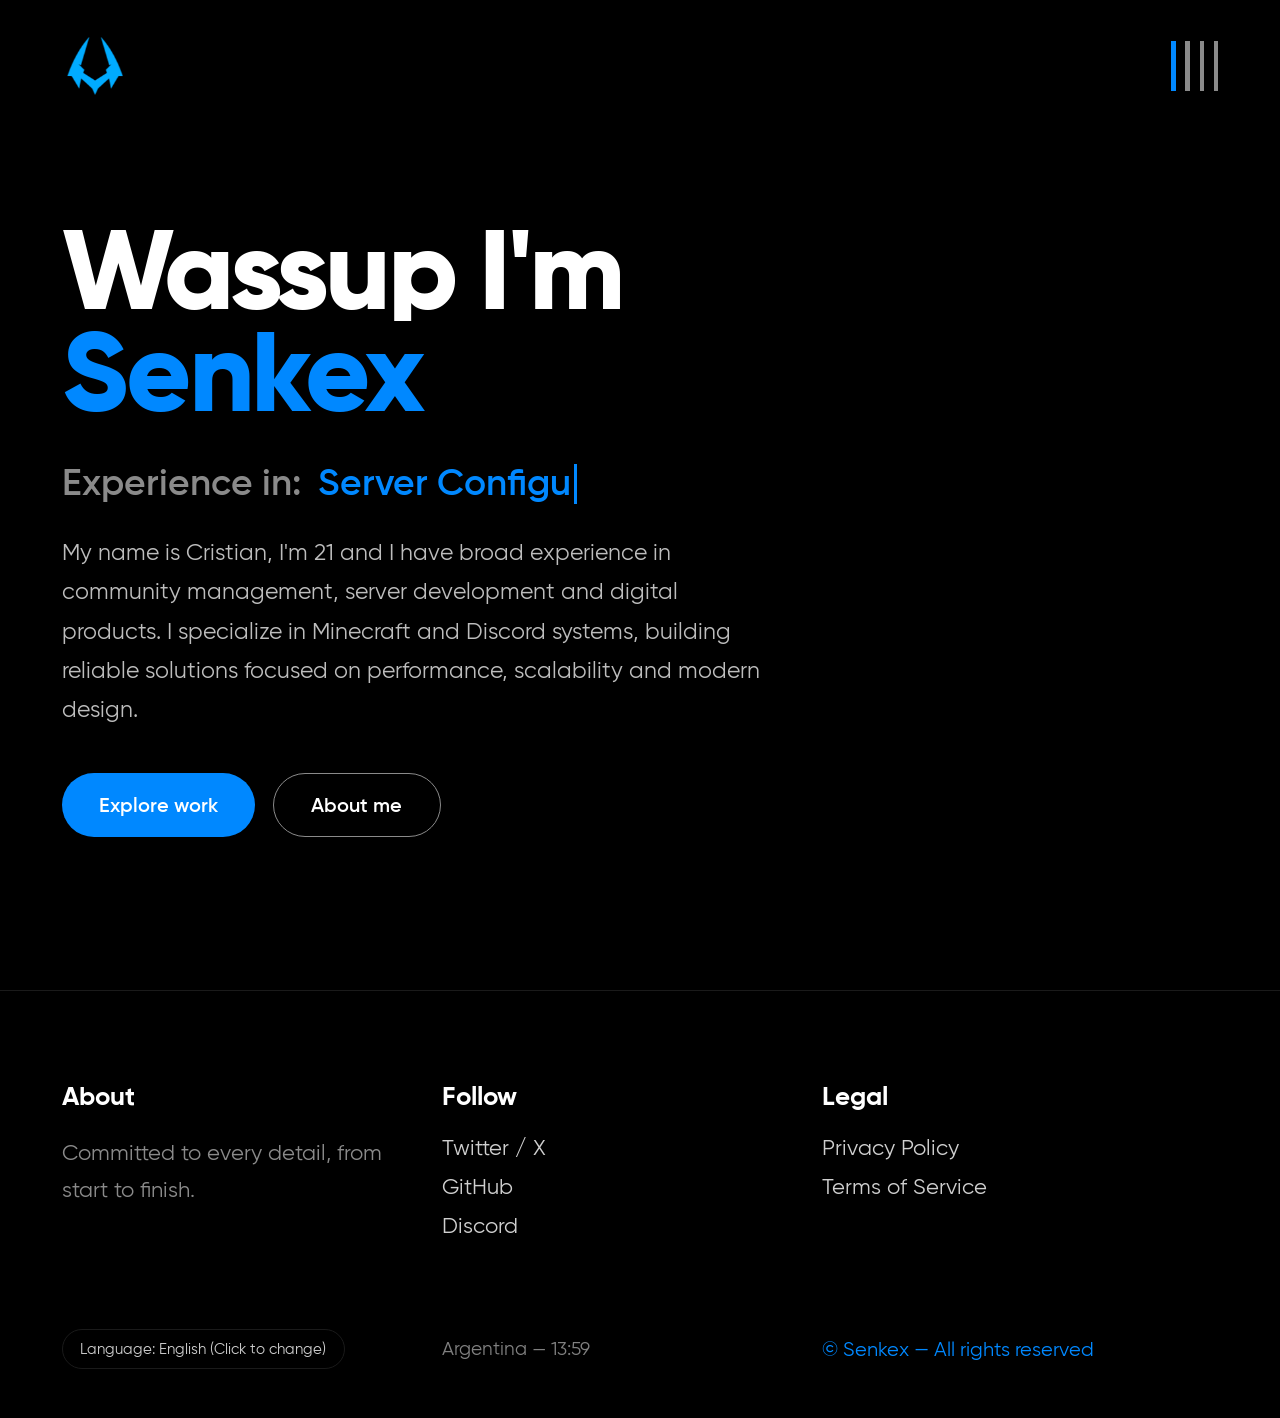
<file: index.html>
<!DOCTYPE html>
<html lang="en">
<head>
  <meta charset="UTF-8" />
  <meta name="viewport" content="width=device-width, initial-scale=1.0" />
  <link rel="icon" type="image/png" href="assets/img/logo.png" />
  <title>Home | Senkex</title>
  <meta name="theme-color" content="#0088ff" />
  <meta name="description" content="Always focused on quality" />
  <meta property="og:type" content="website" />
  <meta property="og:site_name" content="Senkex" />
  <meta property="og:title" content="Senkex" />
  <meta property="og:description" content="Always focused on quality" />
  <meta property="og:image" content="assets/img/logo.png" />
  <meta name="twitter:card" content="summary" />
  <meta name="twitter:title" content="Senkex" />
  <meta name="twitter:description" content="Always focused on quality" />
  <meta name="twitter:image" content="assets/img/logo.png" />
  <link rel="preconnect" href="https://fonts.googleapis.com" />
  <link rel="preconnect" href="https://fonts.gstatic.com" crossorigin />
  <link href="https://fonts.googleapis.com/css2?family=Poppins:wght@400;500;600;700;800;900&display=swap" rel="stylesheet" />
  <link rel="stylesheet" href="assets/css/styles.css" />
</head>
<body>

  <header class="header" id="header">
    <a href="index.html" class="logo" aria-label="Home">
      <img src="assets/img/logo.png" class="logo__mark" alt="Senkex" />
    </a>

    <nav class="nav" id="nav" aria-label="Page Navigation">
      <a href="index.html" class="nav__link is-active">
        <span class="nav__bar"></span><span class="nav__text" data-i18n="nav_home">Home</span>
      </a>
      <a href="pages/about/about.html" class="nav__link">
        <span class="nav__bar"></span><span class="nav__text" data-i18n="nav_about">About</span>
      </a>
      <a href="pages/portfolio/portfolio.html" class="nav__link">
        <span class="nav__bar"></span><span class="nav__text" data-i18n="nav_portfolio">Portfolio</span>
      </a>
      <a href="pages/contact/contact.html" class="nav__link">
        <span class="nav__bar"></span><span class="nav__text" data-i18n="nav_contact">Contact</span>
      </a>
    </nav>
  </header>

  <main class="main">
    <section class="hero">
      <h1 class="hero__title">
        <span class="reveal"><span class="reveal__inner" id="heroL1">Wassup I'm</span></span>
        <span class="reveal"><span class="reveal__inner" id="heroL2"><span class="accent">Senkex</span></span></span>
      </h1>

      <p class="typing">
        <span class="typing__prefix" data-i18n="typing_prefix">Experience in:</span>
        <span class="typing__text"></span><span class="typing__cursor"></span>
      </p>

      <p class="hero__desc" data-i18n="home_desc">
        My name is Cristian, I'm 21 and I have broad experience in community management,
        server development and digital products.
      </p>

      <div class="hero__buttons">
        <a href="pages/portfolio/portfolio.html" class="btn btn--primary" data-i18n="hero_btn_primary">Explore work</a>
        <a href="pages/about/about.html" class="btn btn--ghost" data-i18n="hero_btn_secondary">About me</a>
      </div>
    </section>
  </main>

  <footer class="footer">
    <div class="footer__top">
      <div class="footer__col">
        <h4 class="footer__title" data-i18n="footer_about_title">About</h4>
        <p class="footer__text" data-i18n="footer_about_text">
          Always focused on quality
        </p>
      </div>
      <div class="footer__col">
        <h4 class="footer__title" data-i18n="footer_follow">Follow</h4>
        <a href="https://x.com/ssenkex" class="footer__link" target="_blank" rel="noopener">Twitter / X</a>
        <a href="https://github.com/senkex" class="footer__link" target="_blank" rel="noopener">GitHub</a>
        <a href="https://discord.gg/cdT5g5xsVq" class="footer__link" target="_blank" rel="noopener">Discord</a>
      </div>
      <div class="footer__col">
        <h4 class="footer__title" data-i18n="footer_legal">Legal</h4>
        <a href="pages/legal/privacy-policy.html" class="footer__link" data-i18n="legal_privacy">Privacy Policy</a>
        <a href="pages/legal/terms-of-service.html" class="footer__link" data-i18n="legal_terms">Terms of Service</a>
      </div>
    </div>

    <div class="footer__bottom">
      <button class="lang" id="langToggle">Language: English (Click to change)</button>
      <p class="footer__place">Argentina <span class="footer__time">— 00:00</span></p>
      <p class="footer__copy">© Senkex — <span data-i18n="footer_rights">All rights reserved</span></p>
    </div>
  </footer>

  <script src="assets/js/main.js"></script>
  <script src="assets/js/translations.js"></script>
</body>
</html>
</file>
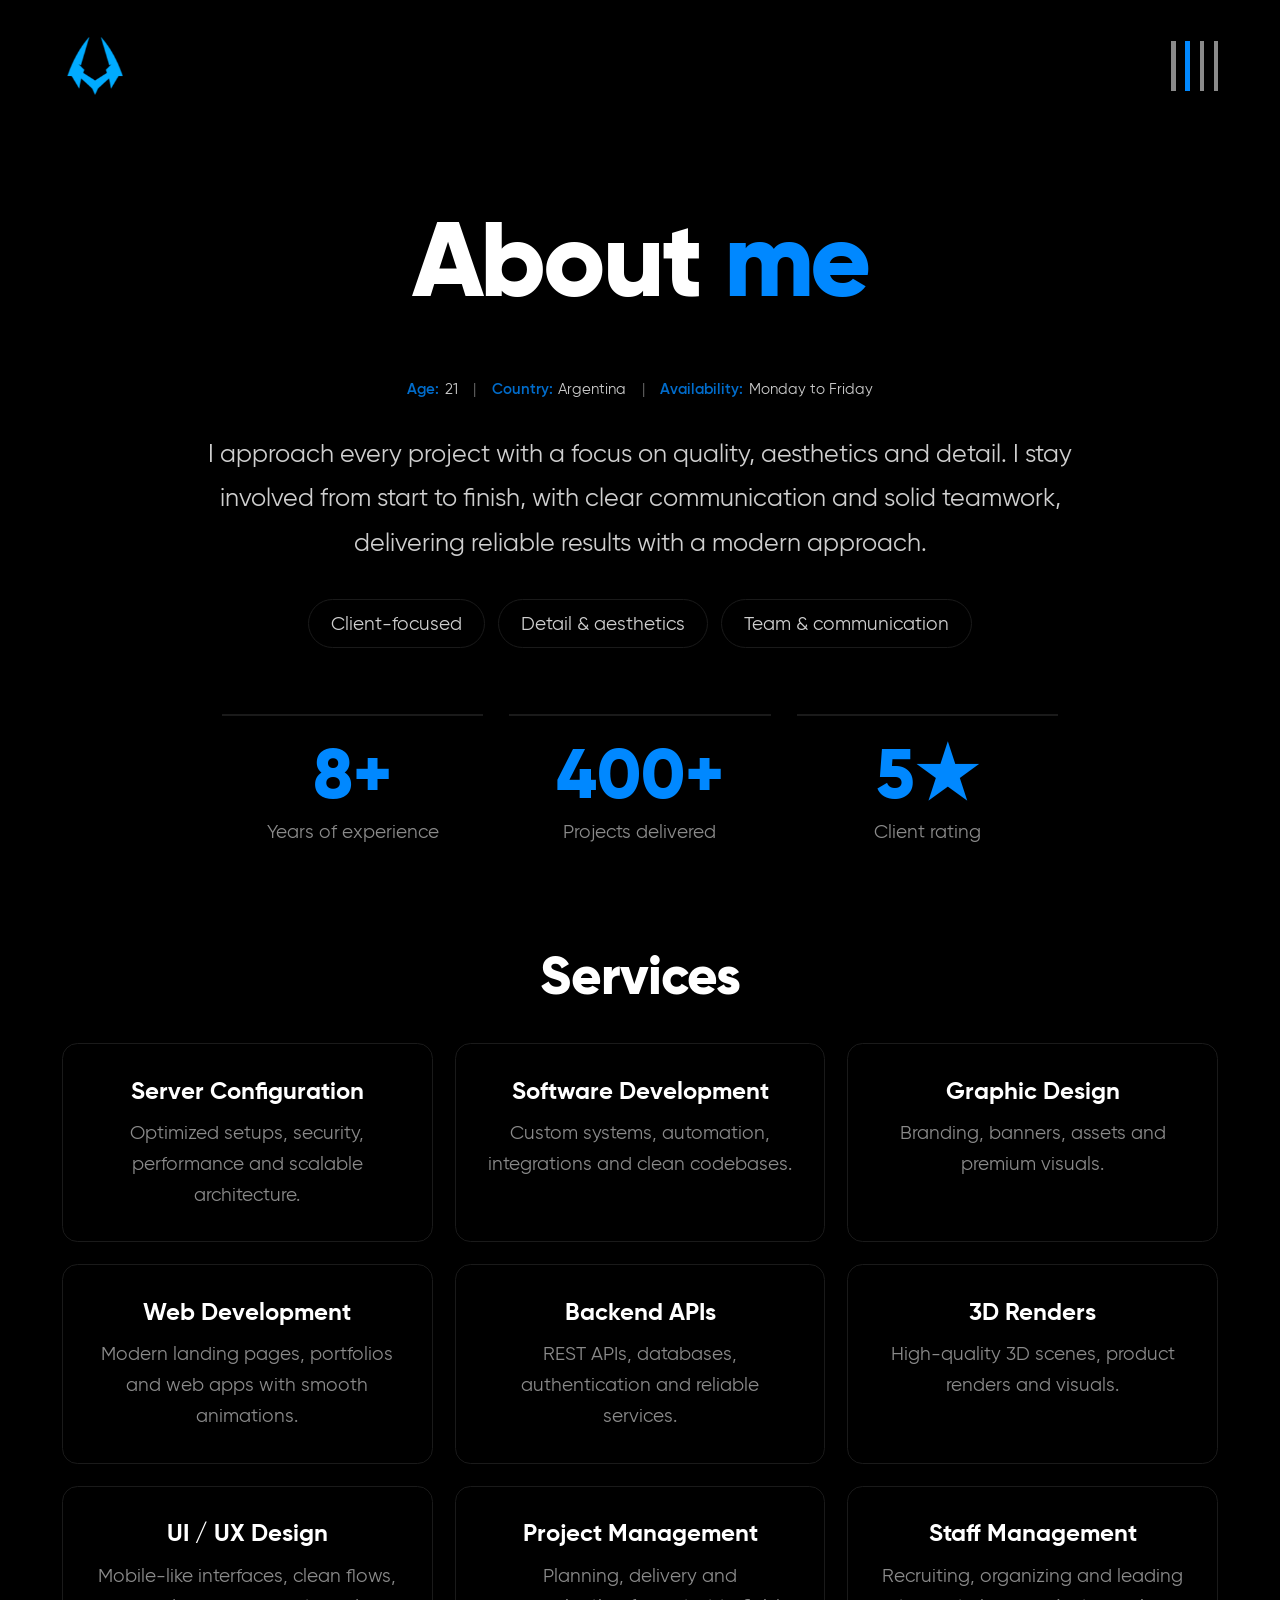
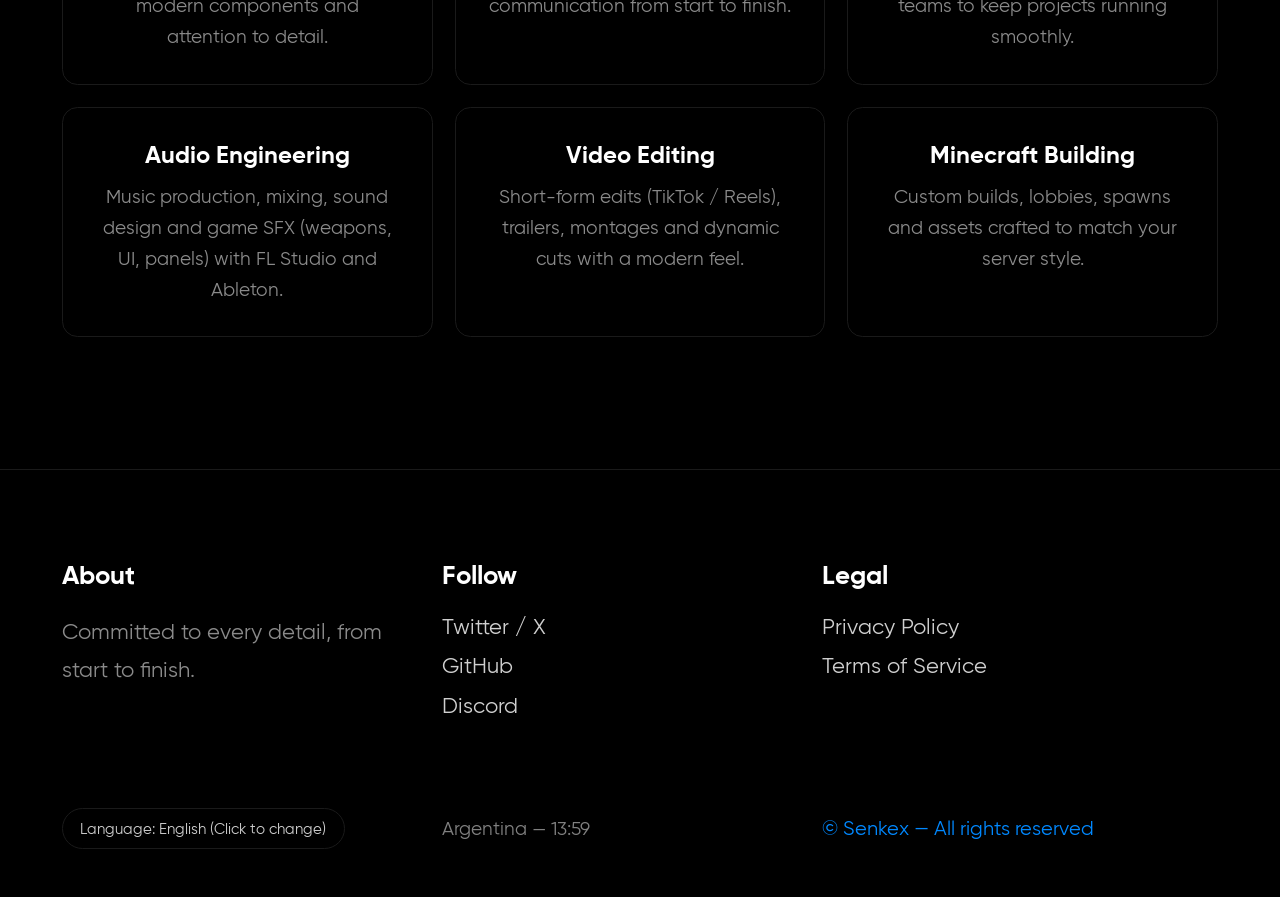
<file: pages/about/about.html>
<!DOCTYPE html>
<html lang="en">
<head>
  <meta charset="UTF-8" />
  <meta name="viewport" content="width=device-width, initial-scale=1.0" />
  <base href="../../" />
  <link rel="icon" type="image/png" href="assets/img/logo.png" />
  <title>About | Senkex</title>
  <link rel="preconnect" href="https://fonts.googleapis.com" />
  <link rel="preconnect" href="https://fonts.gstatic.com" crossorigin />
  <link href="https://fonts.googleapis.com/css2?family=Poppins:wght@400;500;600;700;800;900&display=swap" rel="stylesheet" />
  <link rel="stylesheet" href="assets/css/styles.css" />
</head>
<body>

  <header class="header" id="header">
    <a href="index.html" class="logo" aria-label="Home">
      <img src="assets/img/logo.png" class="logo__mark" alt="Senkex" />
    </a>

    <nav class="nav" id="nav" aria-label="Page Navigation">
      <a href="index.html" class="nav__link">
        <span class="nav__bar"></span><span class="nav__text" data-i18n="nav_home">Home</span>
      </a>
      <a href="pages/about/about.html" class="nav__link is-active">
        <span class="nav__bar"></span><span class="nav__text" data-i18n="nav_about">About</span>
      </a>
      <a href="pages/portfolio/portfolio.html" class="nav__link">
        <span class="nav__bar"></span><span class="nav__text" data-i18n="nav_portfolio">Portfolio</span>
      </a>
      <a href="pages/contact/contact.html" class="nav__link">
        <span class="nav__bar"></span><span class="nav__text" data-i18n="nav_contact">Contact</span>
      </a>
    </nav>
  </header>

  <main class="main">
    <section class="page page--center">
      <h1 class="page__title page__title--reveal"><span class="reveal"><span class="reveal__inner" data-i18n-html="about_title">About <span class="accent">me</span></span></span></h1>

      <div class="page__body">
        <p class="about-facts">
          <span class="about-fact"><span class="about-fact__k" data-i18n="about_fact_age">Age</span><span class="about-fact__v">21</span></span>
          <span class="about-facts__sep">|</span>
          <span class="about-fact"><span class="about-fact__k" data-i18n="about_fact_country">Country</span><span class="about-fact__v">Argentina</span></span>
          <span class="about-facts__sep">|</span>
          <span class="about-fact"><span class="about-fact__k" data-i18n="about_fact_avail">Availability</span><span class="about-fact__v" data-i18n="about_fact_avail_v">Monday to Friday</span></span>
        </p>

        <p class="page__text" data-i18n="about_desc">
          I approach every project with a focus on quality, aesthetics and detail. I stay involved
          from start to finish, with clear communication and solid teamwork, delivering reliable
          results with a modern approach.
        </p>

        <div class="chips">
          <span class="chip" data-i18n="about_chip_1">Client-focused</span>
          <span class="chip" data-i18n="about_chip_2">Detail &amp; aesthetics</span>
          <span class="chip" data-i18n="about_chip_3">Team &amp; communication</span>
        </div>
      </div>

      <div class="stats">
        <div class="stat">
          <span class="stat__value" data-i18n="stat_1_value">8+</span>
          <span class="stat__label" data-i18n="stat_1_label">Years of experience</span>
        </div>
        <div class="stat">
          <span class="stat__value" data-i18n="stat_2_value">400+</span>
          <span class="stat__label" data-i18n="stat_2_label">Projects delivered</span>
        </div>
        <div class="stat">
          <span class="stat__value" data-i18n="stat_3_value">5★</span>
          <span class="stat__label" data-i18n="stat_3_label">Client rating</span>
        </div>
      </div>

      <h2 class="section-title" data-i18n="services_title">Services</h2>
      <div class="services">
        <article class="service">
          <h3 class="service__title" data-i18n="service_1">Server Configuration</h3>
          <p class="service__desc" data-i18n="service_1_desc">Optimized setups, security, performance and scalable architecture.</p>
        </article>
        <article class="service">
          <h3 class="service__title" data-i18n="service_2">Software Development</h3>
          <p class="service__desc" data-i18n="service_2_desc">Custom systems, automation, integrations and clean codebases.</p>
        </article>
        <article class="service">
          <h3 class="service__title" data-i18n="service_3">Graphic Design</h3>
          <p class="service__desc" data-i18n="service_3_desc">Branding, banners, assets and premium visuals.</p>
        </article>
        <article class="service">
          <h3 class="service__title" data-i18n="service_4">Web Development</h3>
          <p class="service__desc" data-i18n="service_4_desc">Modern landing pages, portfolios and web apps with smooth animations.</p>
        </article>
        <article class="service">
          <h3 class="service__title" data-i18n="service_5">Backend APIs</h3>
          <p class="service__desc" data-i18n="service_5_desc">REST APIs, databases, authentication and reliable services.</p>
        </article>
        <article class="service">
          <h3 class="service__title" data-i18n="service_6">3D Renders</h3>
          <p class="service__desc" data-i18n="service_6_desc">High-quality 3D scenes, product renders and visuals.</p>
        </article>
        <article class="service">
          <h3 class="service__title" data-i18n="service_7">UI / UX Design</h3>
          <p class="service__desc" data-i18n="service_7_desc">Mobile-like interfaces, clean flows, modern components and attention to detail.</p>
        </article>
        <article class="service">
          <h3 class="service__title" data-i18n="service_8">Project Management</h3>
          <p class="service__desc" data-i18n="service_8_desc">Planning, delivery and communication from start to finish.</p>
        </article>
        <article class="service">
          <h3 class="service__title" data-i18n="service_9">Staff Management</h3>
          <p class="service__desc" data-i18n="service_9_desc">Recruiting, organizing and leading teams to keep projects running smoothly.</p>
        </article>
        <article class="service">
          <h3 class="service__title" data-i18n="service_10">Audio Engineering</h3>
          <p class="service__desc" data-i18n="service_10_desc">Music production, mixing, sound design and game SFX (weapons, UI, panels) with FL Studio and Ableton.</p>
        </article>
        <article class="service">
          <h3 class="service__title" data-i18n="service_11">Video Editing</h3>
          <p class="service__desc" data-i18n="service_11_desc">Short-form edits (TikTok / Reels), trailers, montages and dynamic cuts with a modern feel.</p>
        </article>
        <article class="service">
          <h3 class="service__title" data-i18n="service_12">Minecraft Building</h3>
          <p class="service__desc" data-i18n="service_12_desc">Custom builds, lobbies, spawns and assets crafted to match your server style.</p>
        </article>
      </div>
    </section>
  </main>

  <footer class="footer">
    <div class="footer__top">
      <div class="footer__col">
        <h4 class="footer__title" data-i18n="footer_about_title">About</h4>
        <p class="footer__text" data-i18n="footer_about_text">
          Committed to every detail, from start to finish.
        </p>
      </div>
      <div class="footer__col">
        <h4 class="footer__title" data-i18n="footer_follow">Follow</h4>
        <a href="https://x.com/ssenkex" class="footer__link" target="_blank" rel="noopener">Twitter / X</a>
        <a href="https://github.com/senkex" class="footer__link" target="_blank" rel="noopener">GitHub</a>
        <a href="https://discord.gg/cdT5g5xsVq" class="footer__link" target="_blank" rel="noopener">Discord</a>
      </div>
      <div class="footer__col">
        <h4 class="footer__title" data-i18n="footer_legal">Legal</h4>
        <a href="pages/legal/privacy-policy.html" class="footer__link" data-i18n="legal_privacy">Privacy Policy</a>
        <a href="pages/legal/terms-of-service.html" class="footer__link" data-i18n="legal_terms">Terms of Service</a>
      </div>
    </div>

    <div class="footer__bottom">
      <button class="lang" id="langToggle">Language: English (Click to change)</button>
      <p class="footer__place">Argentina <span class="footer__time">— 00:00</span></p>
      <p class="footer__copy">© Senkex — <span data-i18n="footer_rights">All rights reserved</span></p>
    </div>
  </footer>

  <script src="assets/js/main.js"></script>
  <script src="assets/js/translations.js"></script>
</body>
</html>
</file>
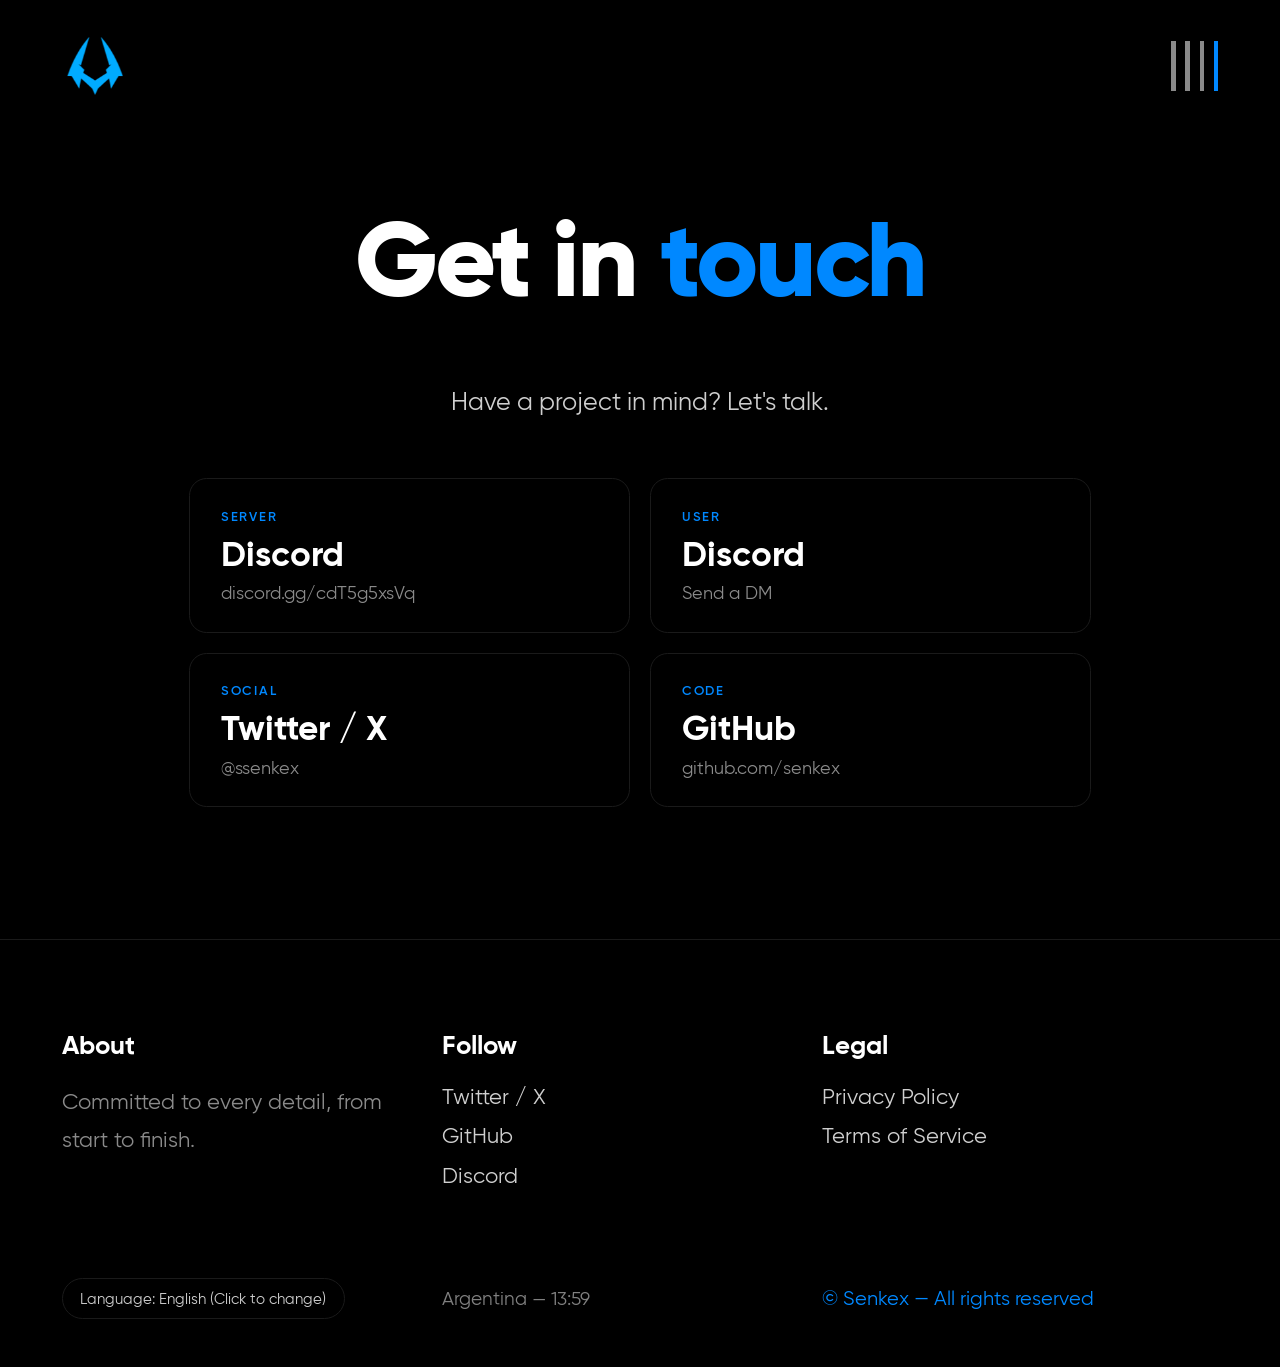
<file: pages/contact/contact.html>
<!DOCTYPE html>
<html lang="en">
<head>
  <meta charset="UTF-8" />
  <meta name="viewport" content="width=device-width, initial-scale=1.0" />
  <base href="../../" />
  <link rel="icon" type="image/png" href="assets/img/logo.png" />
  <title>Contact | Senkex</title>
  <link rel="preconnect" href="https://fonts.googleapis.com" />
  <link rel="preconnect" href="https://fonts.gstatic.com" crossorigin />
  <link href="https://fonts.googleapis.com/css2?family=Poppins:wght@400;500;600;700;800;900&display=swap" rel="stylesheet" />
  <link rel="stylesheet" href="assets/css/styles.css" />
</head>
<body>

  <header class="header" id="header">
    <a href="index.html" class="logo" aria-label="Home">
      <img src="assets/img/logo.png" class="logo__mark" alt="Senkex" />
    </a>

    <nav class="nav" id="nav" aria-label="Page Navigation">
      <a href="index.html" class="nav__link">
        <span class="nav__bar"></span><span class="nav__text" data-i18n="nav_home">Home</span>
      </a>
      <a href="pages/about/about.html" class="nav__link">
        <span class="nav__bar"></span><span class="nav__text" data-i18n="nav_about">About</span>
      </a>
      <a href="pages/portfolio/portfolio.html" class="nav__link">
        <span class="nav__bar"></span><span class="nav__text" data-i18n="nav_portfolio">Portfolio</span>
      </a>
      <a href="pages/contact/contact.html" class="nav__link is-active">
        <span class="nav__bar"></span><span class="nav__text" data-i18n="nav_contact">Contact</span>
      </a>
    </nav>
  </header>

  <main class="main">
    <section class="page page--center">
      <h1 class="page__title page__title--reveal"><span class="reveal"><span class="reveal__inner" data-i18n-html="contact_title">Get in <span class="accent">touch</span></span></span></h1>
      <p class="page__text" data-i18n="contact_desc">Have a project in mind? Let's talk.</p>

      <div class="contact">
        <a href="https://discord.gg/cdT5g5xsVq" class="contact-card" target="_blank" rel="noopener">
          <span class="contact-card__type">Server</span>
          <span class="contact-card__name">Discord</span>
          <span class="contact-card__handle">discord.gg/cdT5g5xsVq</span>
        </a>
        <a href="https://discordapp.com/users/476508251996028940" class="contact-card" target="_blank" rel="noopener">
          <span class="contact-card__type">User</span>
          <span class="contact-card__name">Discord</span>
          <span class="contact-card__handle">Send a DM</span>
        </a>
        <a href="https://x.com/ssenkex" class="contact-card" target="_blank" rel="noopener">
          <span class="contact-card__type">Social</span>
          <span class="contact-card__name">Twitter / X</span>
          <span class="contact-card__handle">@ssenkex</span>
        </a>
        <a href="https://github.com/senkex" class="contact-card" target="_blank" rel="noopener">
          <span class="contact-card__type">Code</span>
          <span class="contact-card__name">GitHub</span>
          <span class="contact-card__handle">github.com/senkex</span>
        </a>
      </div>
    </section>
  </main>

  <footer class="footer">
    <div class="footer__top">
      <div class="footer__col">
        <h4 class="footer__title" data-i18n="footer_about_title">About</h4>
        <p class="footer__text" data-i18n="footer_about_text">
          Always focused on quality
        </p>
      </div>
      <div class="footer__col">
        <h4 class="footer__title" data-i18n="footer_follow">Follow</h4>
        <a href="https://x.com/ssenkex" class="footer__link" target="_blank" rel="noopener">Twitter / X</a>
        <a href="https://github.com/senkex" class="footer__link" target="_blank" rel="noopener">GitHub</a>
        <a href="https://discord.gg/cdT5g5xsVq" class="footer__link" target="_blank" rel="noopener">Discord</a>
      </div>
      <div class="footer__col">
        <h4 class="footer__title" data-i18n="footer_legal">Legal</h4>
        <a href="pages/legal/privacy-policy.html" class="footer__link" data-i18n="legal_privacy">Privacy Policy</a>
        <a href="pages/legal/terms-of-service.html" class="footer__link" data-i18n="legal_terms">Terms of Service</a>
      </div>
    </div>

    <div class="footer__bottom">
      <button class="lang" id="langToggle">Language: English (Click to change)</button>
      <p class="footer__place">Argentina <span class="footer__time">— 00:00</span></p>
      <p class="footer__copy">© Senkex — <span data-i18n="footer_rights">All rights reserved</span></p>
    </div>
  </footer>

  <script src="assets/js/main.js"></script>
  <script src="assets/js/translations.js"></script>
</body>
</html>
</file>
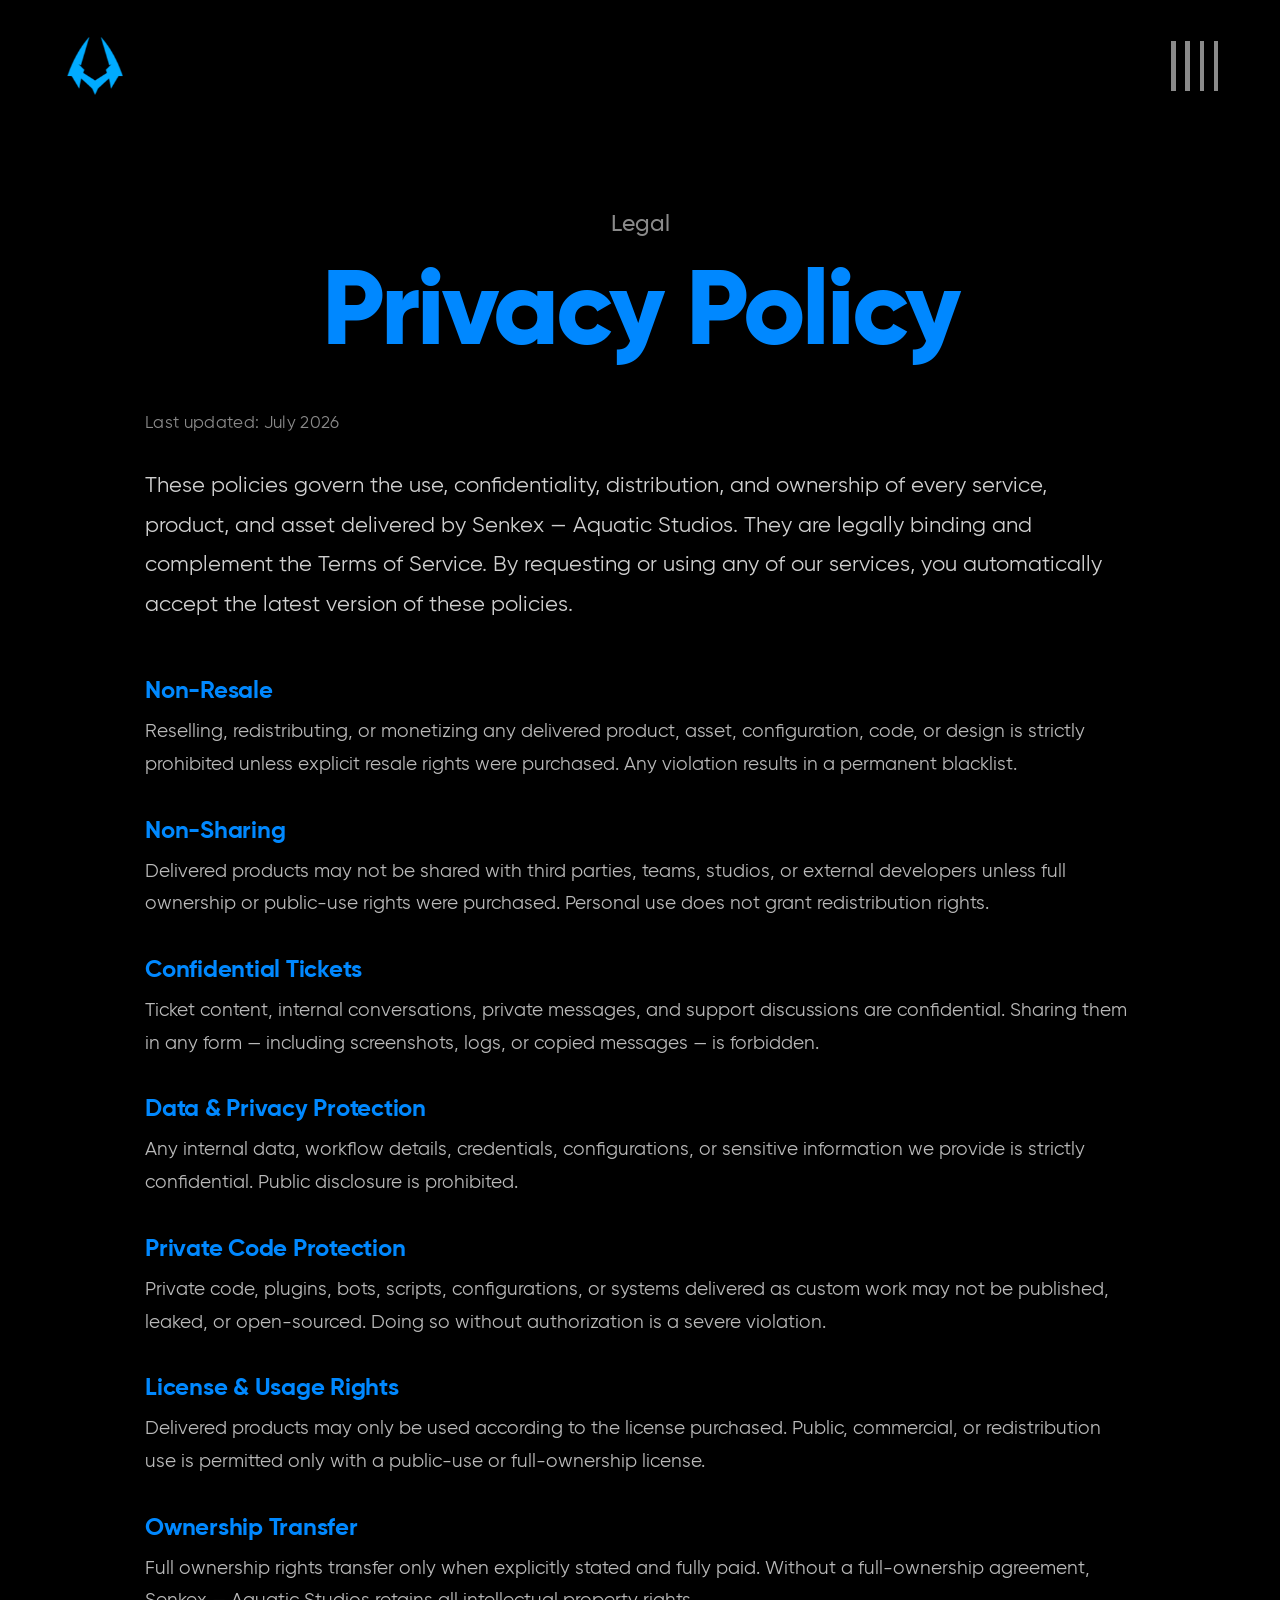
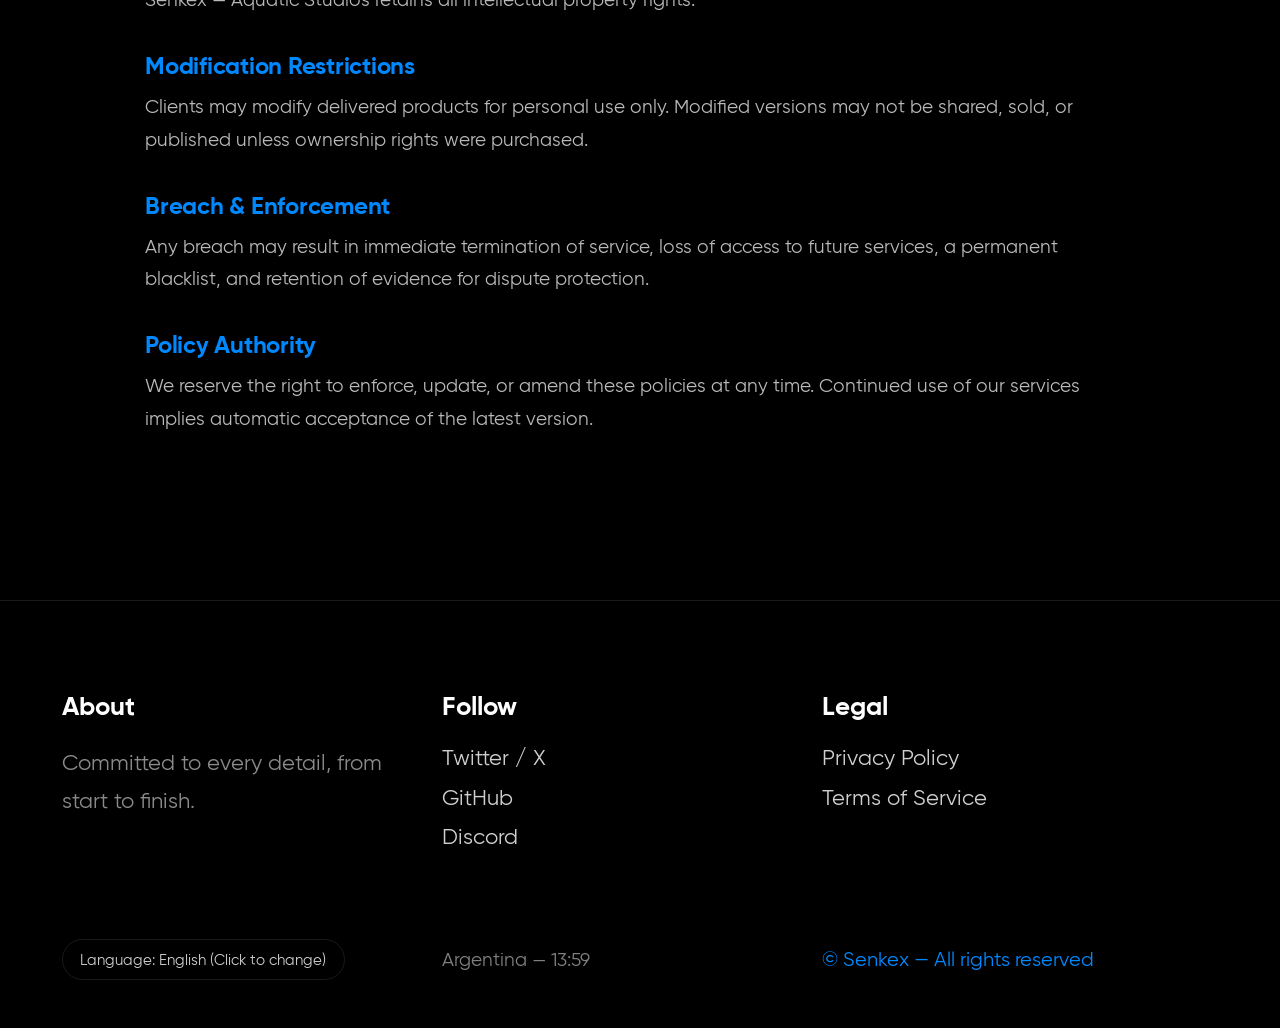
<file: pages/legal/privacy-policy.html>
<!DOCTYPE html>
<html lang="en">
<head>
  <meta charset="UTF-8" />
  <meta name="viewport" content="width=device-width, initial-scale=1.0" />
  <base href="../../" />
  <link rel="icon" type="image/png" href="assets/img/logo.png" />
  <title>Privacy Policy | Senkex</title>
  <link rel="preconnect" href="https://fonts.googleapis.com" />
  <link rel="preconnect" href="https://fonts.gstatic.com" crossorigin />
  <link href="https://fonts.googleapis.com/css2?family=Poppins:wght@400;500;600;700;800;900&display=swap" rel="stylesheet" />
  <link rel="stylesheet" href="assets/css/styles.css" />
</head>
<body>

  <header class="header" id="header">
    <a href="index.html" class="logo" aria-label="Home">
      <img src="assets/img/logo.png" class="logo__mark" alt="Senkex" />
    </a>

    <nav class="nav" id="nav" aria-label="Page Navigation">
      <a href="index.html" class="nav__link">
        <span class="nav__bar"></span><span class="nav__text" data-i18n="nav_home">Home</span>
      </a>
      <a href="pages/about/about.html" class="nav__link">
        <span class="nav__bar"></span><span class="nav__text" data-i18n="nav_about">About</span>
      </a>
      <a href="pages/portfolio/portfolio.html" class="nav__link">
        <span class="nav__bar"></span><span class="nav__text" data-i18n="nav_portfolio">Portfolio</span>
      </a>
      <a href="pages/contact/contact.html" class="nav__link">
        <span class="nav__bar"></span><span class="nav__text" data-i18n="nav_contact">Contact</span>
      </a>
    </nav>
  </header>

  <main class="main">
    <section class="page page--center">
      <p class="page__label" data-i18n="footer_legal">Legal</p>
      <h1 class="page__title page__title--legal" data-i18n="legal_privacy">Privacy Policy</h1>

      <div class="legal">
        <p class="legal__updated" data-i18n="legal_updated">Last updated: July 2026</p>
        <p class="legal__intro" data-i18n="pp_intro">These policies govern the use, confidentiality, distribution, and ownership of every service, product, and asset delivered by Senkex — Aquatic Studios. They are legally binding and complement the Terms of Service. By requesting or using any of our services, you automatically accept the latest version of these policies.</p>

        <div class="legal__section">
          <h2 class="legal__heading" data-i18n="pp_1_t">Non-Resale</h2>
          <p class="legal__text" data-i18n="pp_1_d">Reselling, redistributing, or monetizing any delivered product, asset, configuration, code, or design is strictly prohibited unless explicit resale rights were purchased. Any violation results in a permanent blacklist.</p>
        </div>
        <div class="legal__section">
          <h2 class="legal__heading" data-i18n="pp_2_t">Non-Sharing</h2>
          <p class="legal__text" data-i18n="pp_2_d">Delivered products may not be shared with third parties, teams, studios, or external developers unless full ownership or public-use rights were purchased. Personal use does not grant redistribution rights.</p>
        </div>
        <div class="legal__section">
          <h2 class="legal__heading" data-i18n="pp_3_t">Confidential Tickets</h2>
          <p class="legal__text" data-i18n="pp_3_d">Ticket content, internal conversations, private messages, and support discussions are confidential. Sharing them in any form — including screenshots, logs, or copied messages — is forbidden.</p>
        </div>
        <div class="legal__section">
          <h2 class="legal__heading" data-i18n="pp_4_t">Data &amp; Privacy Protection</h2>
          <p class="legal__text" data-i18n="pp_4_d">Any internal data, workflow details, credentials, configurations, or sensitive information we provide is strictly confidential. Public disclosure is prohibited.</p>
        </div>
        <div class="legal__section">
          <h2 class="legal__heading" data-i18n="pp_5_t">Private Code Protection</h2>
          <p class="legal__text" data-i18n="pp_5_d">Private code, plugins, bots, scripts, configurations, or systems delivered as custom work may not be published, leaked, or open-sourced. Doing so without authorization is a severe violation.</p>
        </div>
        <div class="legal__section">
          <h2 class="legal__heading" data-i18n="pp_6_t">License &amp; Usage Rights</h2>
          <p class="legal__text" data-i18n="pp_6_d">Delivered products may only be used according to the license purchased. Public, commercial, or redistribution use is permitted only with a public-use or full-ownership license.</p>
        </div>
        <div class="legal__section">
          <h2 class="legal__heading" data-i18n="pp_7_t">Ownership Transfer</h2>
          <p class="legal__text" data-i18n="pp_7_d">Full ownership rights transfer only when explicitly stated and fully paid. Without a full-ownership agreement, Senkex — Aquatic Studios retains all intellectual property rights.</p>
        </div>
        <div class="legal__section">
          <h2 class="legal__heading" data-i18n="pp_8_t">Modification Restrictions</h2>
          <p class="legal__text" data-i18n="pp_8_d">Clients may modify delivered products for personal use only. Modified versions may not be shared, sold, or published unless ownership rights were purchased.</p>
        </div>
        <div class="legal__section">
          <h2 class="legal__heading" data-i18n="pp_9_t">Breach &amp; Enforcement</h2>
          <p class="legal__text" data-i18n="pp_9_d">Any breach may result in immediate termination of service, loss of access to future services, a permanent blacklist, and retention of evidence for dispute protection.</p>
        </div>
        <div class="legal__section">
          <h2 class="legal__heading" data-i18n="pp_10_t">Policy Authority</h2>
          <p class="legal__text" data-i18n="pp_10_d">We reserve the right to enforce, update, or amend these policies at any time. Continued use of our services implies automatic acceptance of the latest version.</p>
        </div>
      </div>
    </section>
  </main>

  <footer class="footer">
    <div class="footer__top">
      <div class="footer__col">
        <h4 class="footer__title" data-i18n="footer_about_title">About</h4>
        <p class="footer__text" data-i18n="footer_about_text">
          Always focused on quality
        </p>
      </div>
      <div class="footer__col">
        <h4 class="footer__title" data-i18n="footer_follow">Follow</h4>
        <a href="https://x.com/ssenkex" class="footer__link" target="_blank" rel="noopener">Twitter / X</a>
        <a href="https://github.com/senkex" class="footer__link" target="_blank" rel="noopener">GitHub</a>
        <a href="https://discord.gg/cdT5g5xsVq" class="footer__link" target="_blank" rel="noopener">Discord</a>
      </div>
      <div class="footer__col">
        <h4 class="footer__title" data-i18n="footer_legal">Legal</h4>
        <a href="pages/legal/privacy-policy.html" class="footer__link" data-i18n="legal_privacy">Privacy Policy</a>
        <a href="pages/legal/terms-of-service.html" class="footer__link" data-i18n="legal_terms">Terms of Service</a>
      </div>
    </div>

    <div class="footer__bottom">
      <button class="lang" id="langToggle">Language: English (Click to change)</button>
      <p class="footer__place">Argentina <span class="footer__time">— 00:00</span></p>
      <p class="footer__copy">© Senkex — <span data-i18n="footer_rights">All rights reserved</span></p>
    </div>
  </footer>

  <script src="assets/js/main.js"></script>
  <script src="assets/js/translations.js"></script>
</body>
</html>
</file>
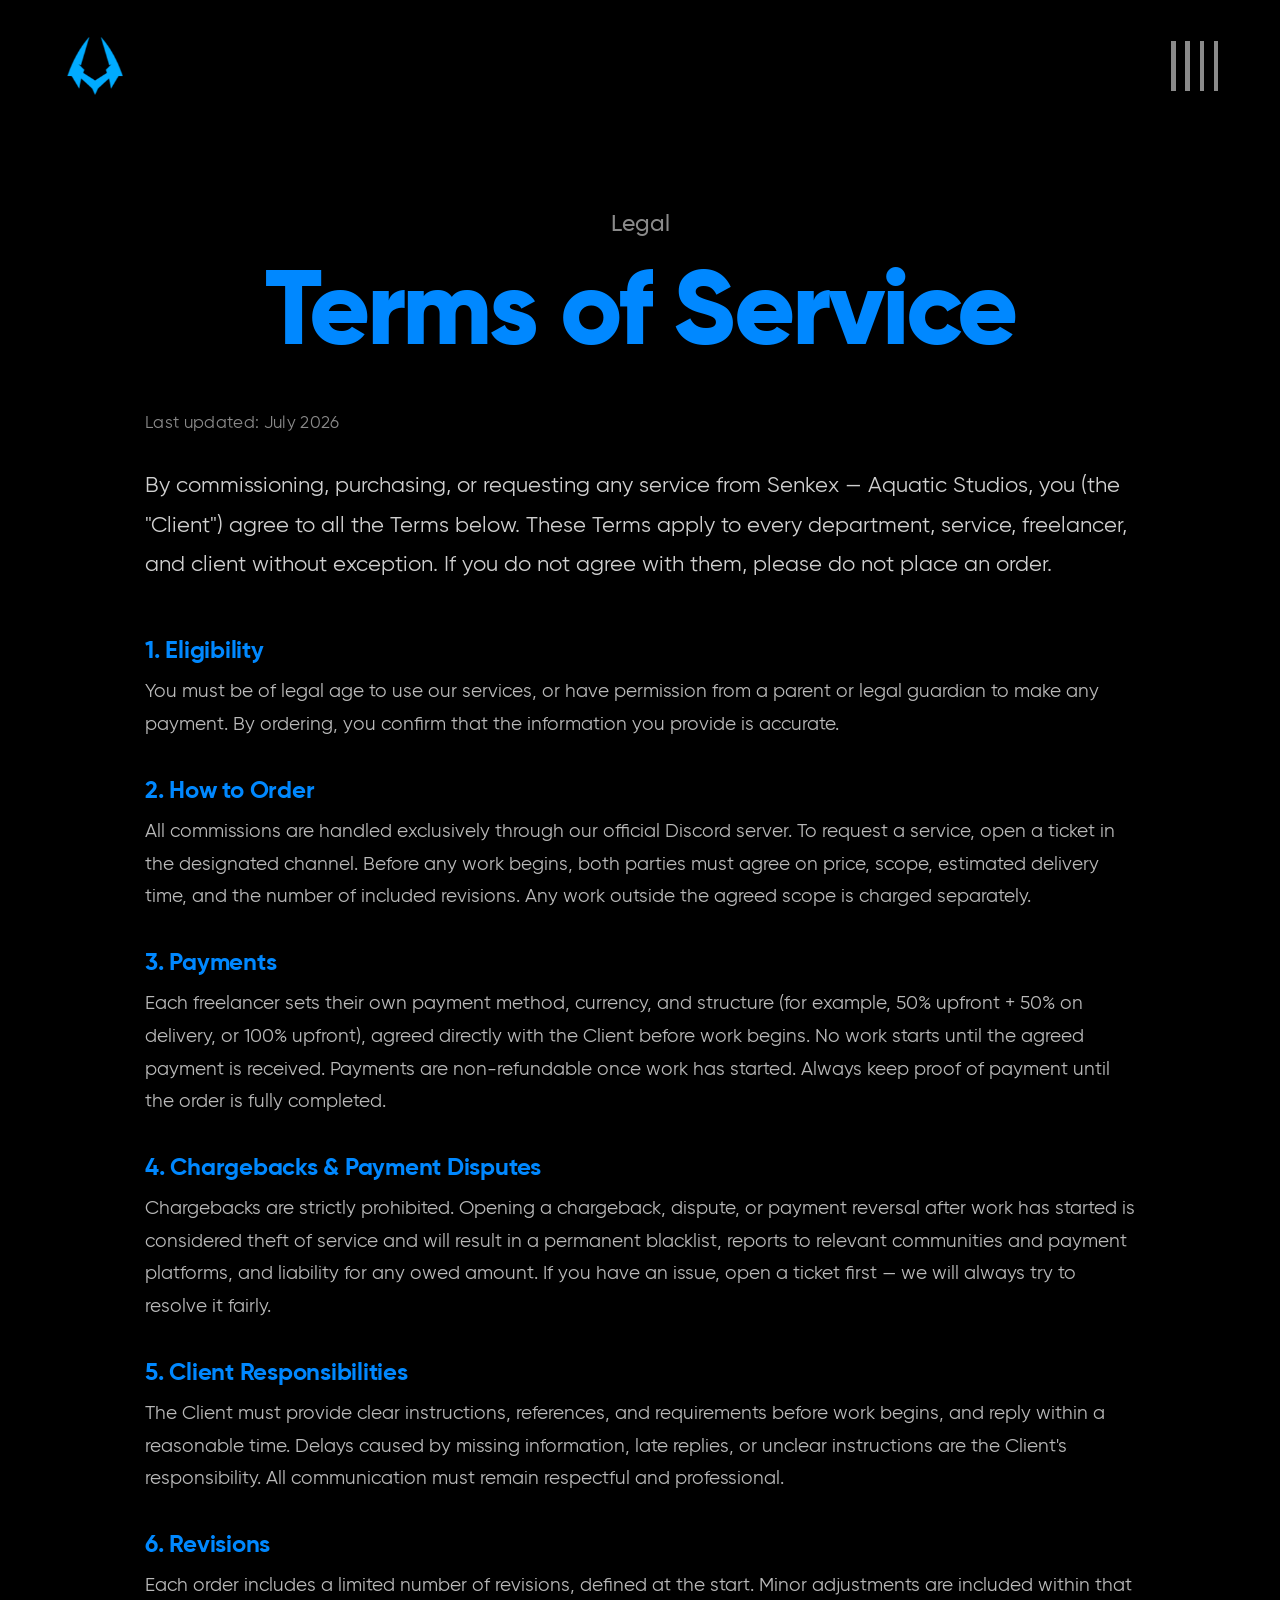
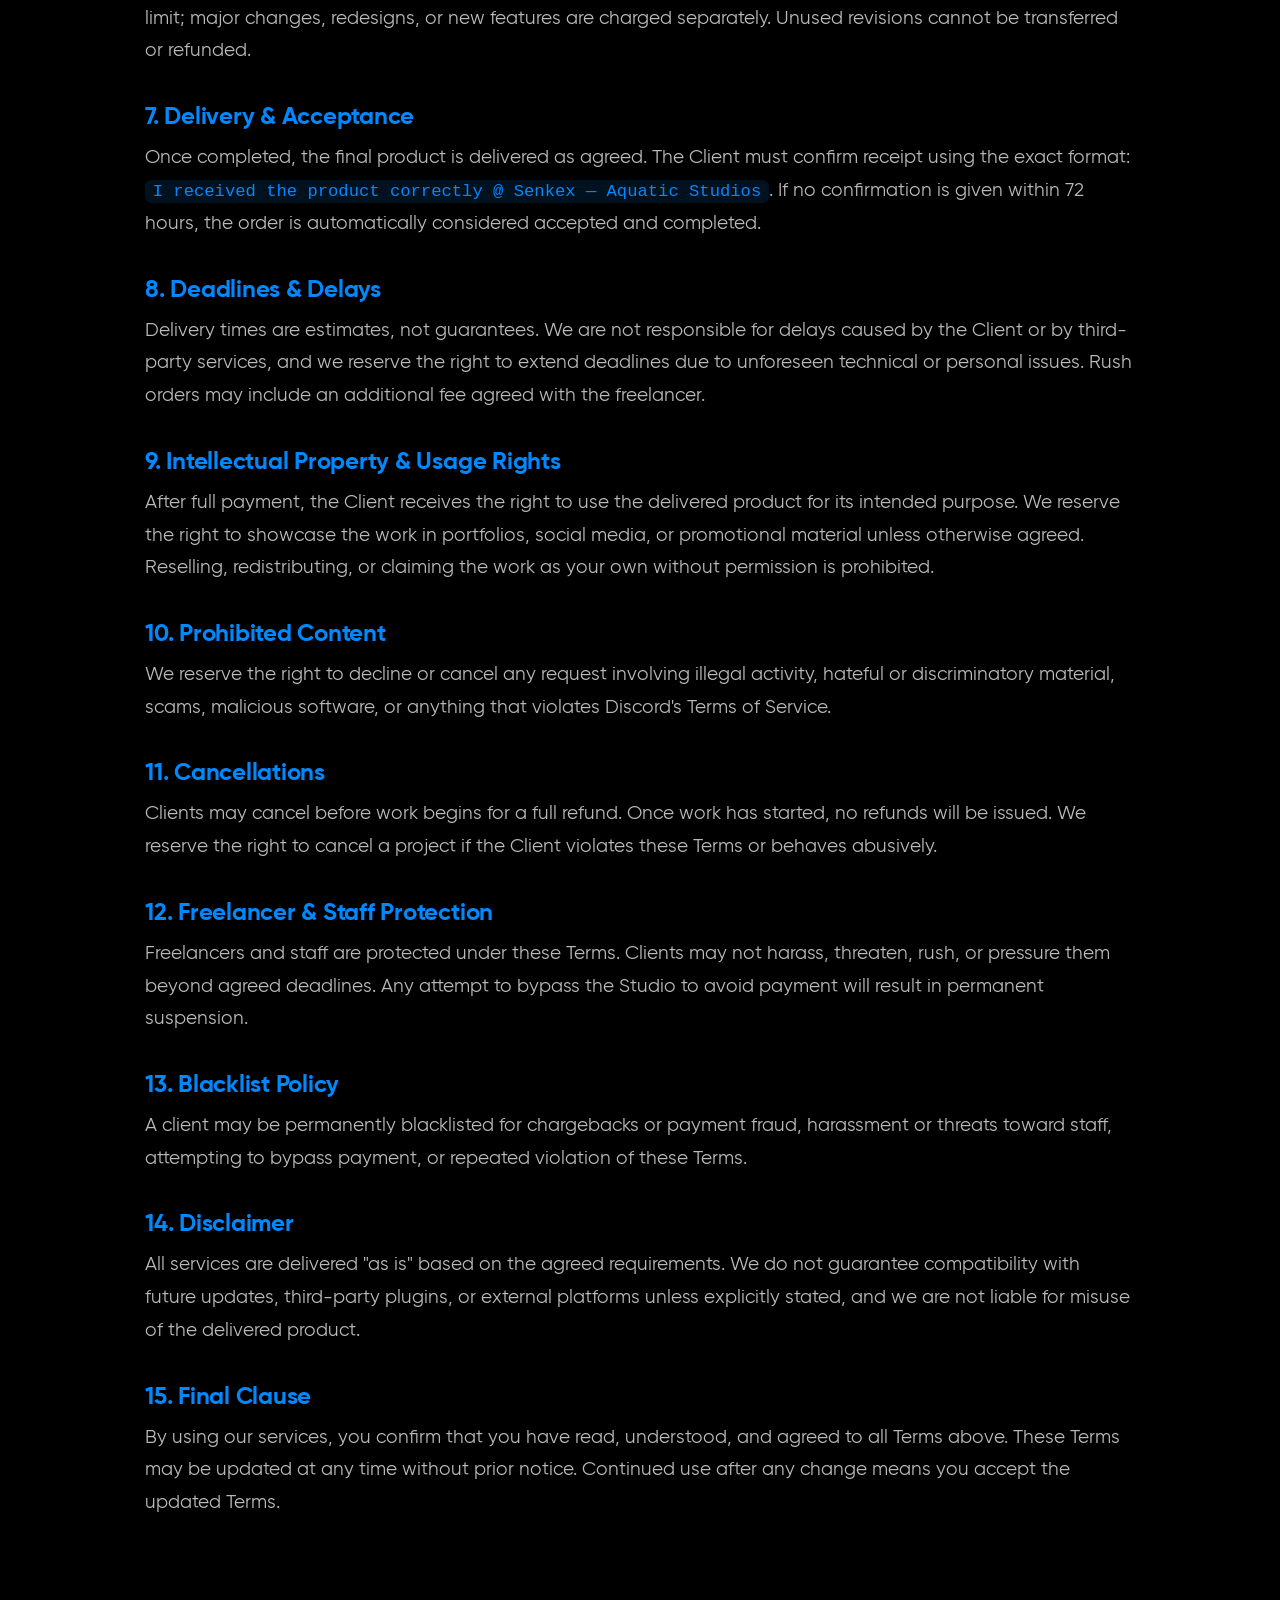
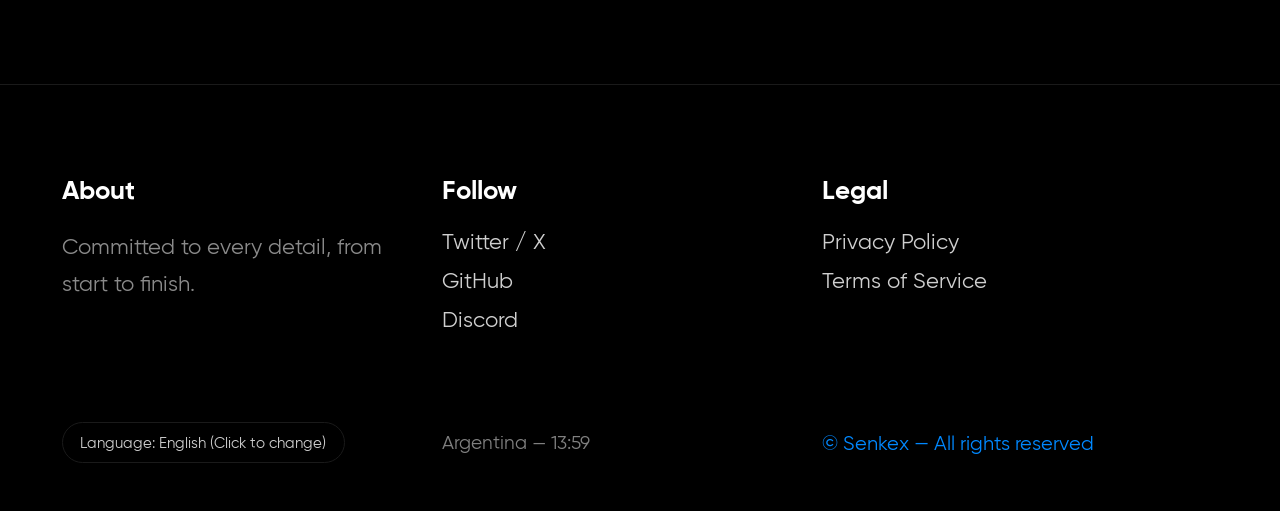
<file: pages/legal/terms-of-service.html>
<!DOCTYPE html>
<html lang="en">
<head>
  <meta charset="UTF-8" />
  <meta name="viewport" content="width=device-width, initial-scale=1.0" />
  <base href="../../" />
  <link rel="icon" type="image/png" href="assets/img/logo.png" />
  <title>Terms of Service | Senkex</title>
  <link rel="preconnect" href="https://fonts.googleapis.com" />
  <link rel="preconnect" href="https://fonts.gstatic.com" crossorigin />
  <link href="https://fonts.googleapis.com/css2?family=Poppins:wght@400;500;600;700;800;900&display=swap" rel="stylesheet" />
  <link rel="stylesheet" href="assets/css/styles.css" />
</head>
<body>

  <header class="header" id="header">
    <a href="index.html" class="logo" aria-label="Home">
      <img src="assets/img/logo.png" class="logo__mark" alt="Senkex" />
    </a>

    <nav class="nav" id="nav" aria-label="Page Navigation">
      <a href="index.html" class="nav__link">
        <span class="nav__bar"></span><span class="nav__text" data-i18n="nav_home">Home</span>
      </a>
      <a href="pages/about/about.html" class="nav__link">
        <span class="nav__bar"></span><span class="nav__text" data-i18n="nav_about">About</span>
      </a>
      <a href="pages/portfolio/portfolio.html" class="nav__link">
        <span class="nav__bar"></span><span class="nav__text" data-i18n="nav_portfolio">Portfolio</span>
      </a>
      <a href="pages/contact/contact.html" class="nav__link">
        <span class="nav__bar"></span><span class="nav__text" data-i18n="nav_contact">Contact</span>
      </a>
    </nav>
  </header>

  <main class="main">
    <section class="page page--center">
      <p class="page__label" data-i18n="footer_legal">Legal</p>
      <h1 class="page__title page__title--legal" data-i18n="legal_terms">Terms of Service</h1>

      <div class="legal legal--numbered">
        <p class="legal__updated" data-i18n="legal_updated">Last updated: July 2026</p>
        <p class="legal__intro" data-i18n="tos_intro">By commissioning, purchasing, or requesting any service from Senkex — Aquatic Studios, you (the "Client") agree to all the Terms below. These Terms apply to every department, service, freelancer, and client without exception. If you do not agree with them, please do not place an order.</p>

        <div class="legal__section">
          <h2 class="legal__heading" data-i18n="tos_1_t">Eligibility</h2>
          <p class="legal__text" data-i18n="tos_1_d">You must be of legal age to use our services, or have permission from a parent or legal guardian to make any payment. By ordering, you confirm that the information you provide is accurate.</p>
        </div>
        <div class="legal__section">
          <h2 class="legal__heading" data-i18n="tos_2_t">How to Order</h2>
          <p class="legal__text" data-i18n="tos_2_d">All commissions are handled exclusively through our official Discord server. To request a service, open a ticket in the designated channel. Before any work begins, both parties must agree on price, scope, estimated delivery time, and the number of included revisions. Any work outside the agreed scope is charged separately.</p>
        </div>
        <div class="legal__section">
          <h2 class="legal__heading" data-i18n="tos_3_t">Payments</h2>
          <p class="legal__text" data-i18n="tos_3_d">Each freelancer sets their own payment method, currency, and structure (for example, 50% upfront + 50% on delivery, or 100% upfront), agreed directly with the Client before work begins. No work starts until the agreed payment is received. Payments are non-refundable once work has started. Always keep proof of payment until the order is fully completed.</p>
        </div>
        <div class="legal__section">
          <h2 class="legal__heading" data-i18n="tos_4_t">Chargebacks &amp; Payment Disputes</h2>
          <p class="legal__text" data-i18n="tos_4_d">Chargebacks are strictly prohibited. Opening a chargeback, dispute, or payment reversal after work has started is considered theft of service and will result in a permanent blacklist, reports to relevant communities and payment platforms, and liability for any owed amount. If you have an issue, open a ticket first — we will always try to resolve it fairly.</p>
        </div>
        <div class="legal__section">
          <h2 class="legal__heading" data-i18n="tos_5_t">Client Responsibilities</h2>
          <p class="legal__text" data-i18n="tos_5_d">The Client must provide clear instructions, references, and requirements before work begins, and reply within a reasonable time. Delays caused by missing information, late replies, or unclear instructions are the Client's responsibility. All communication must remain respectful and professional.</p>
        </div>
        <div class="legal__section">
          <h2 class="legal__heading" data-i18n="tos_6_t">Revisions</h2>
          <p class="legal__text" data-i18n="tos_6_d">Each order includes a limited number of revisions, defined at the start. Minor adjustments are included within that limit; major changes, redesigns, or new features are charged separately. Unused revisions cannot be transferred or refunded.</p>
        </div>
        <div class="legal__section">
          <h2 class="legal__heading" data-i18n="tos_7_t">Delivery &amp; Acceptance</h2>
          <p class="legal__text" data-i18n-html="tos_7_d">Once completed, the final product is delivered as agreed. The Client must confirm receipt using the exact format: <code>I received the product correctly @ Senkex — Aquatic Studios</code>. If no confirmation is given within 72 hours, the order is automatically considered accepted and completed.</p>
        </div>
        <div class="legal__section">
          <h2 class="legal__heading" data-i18n="tos_8_t">Deadlines &amp; Delays</h2>
          <p class="legal__text" data-i18n="tos_8_d">Delivery times are estimates, not guarantees. We are not responsible for delays caused by the Client or by third-party services, and we reserve the right to extend deadlines due to unforeseen technical or personal issues. Rush orders may include an additional fee agreed with the freelancer.</p>
        </div>
        <div class="legal__section">
          <h2 class="legal__heading" data-i18n="tos_9_t">Intellectual Property &amp; Usage Rights</h2>
          <p class="legal__text" data-i18n="tos_9_d">After full payment, the Client receives the right to use the delivered product for its intended purpose. We reserve the right to showcase the work in portfolios, social media, or promotional material unless otherwise agreed. Reselling, redistributing, or claiming the work as your own without permission is prohibited.</p>
        </div>
        <div class="legal__section">
          <h2 class="legal__heading" data-i18n="tos_10_t">Prohibited Content</h2>
          <p class="legal__text" data-i18n="tos_10_d">We reserve the right to decline or cancel any request involving illegal activity, hateful or discriminatory material, scams, malicious software, or anything that violates Discord's Terms of Service.</p>
        </div>
        <div class="legal__section">
          <h2 class="legal__heading" data-i18n="tos_11_t">Cancellations</h2>
          <p class="legal__text" data-i18n="tos_11_d">Clients may cancel before work begins for a full refund. Once work has started, no refunds will be issued. We reserve the right to cancel a project if the Client violates these Terms or behaves abusively.</p>
        </div>
        <div class="legal__section">
          <h2 class="legal__heading" data-i18n="tos_12_t">Freelancer &amp; Staff Protection</h2>
          <p class="legal__text" data-i18n="tos_12_d">Freelancers and staff are protected under these Terms. Clients may not harass, threaten, rush, or pressure them beyond agreed deadlines. Any attempt to bypass the Studio to avoid payment will result in permanent suspension.</p>
        </div>
        <div class="legal__section">
          <h2 class="legal__heading" data-i18n="tos_13_t">Blacklist Policy</h2>
          <p class="legal__text" data-i18n="tos_13_d">A client may be permanently blacklisted for chargebacks or payment fraud, harassment or threats toward staff, attempting to bypass payment, or repeated violation of these Terms.</p>
        </div>
        <div class="legal__section">
          <h2 class="legal__heading" data-i18n="tos_14_t">Disclaimer</h2>
          <p class="legal__text" data-i18n="tos_14_d">All services are delivered "as is" based on the agreed requirements. We do not guarantee compatibility with future updates, third-party plugins, or external platforms unless explicitly stated, and we are not liable for misuse of the delivered product.</p>
        </div>
        <div class="legal__section">
          <h2 class="legal__heading" data-i18n="tos_15_t">Final Clause</h2>
          <p class="legal__text" data-i18n="tos_15_d">By using our services, you confirm that you have read, understood, and agreed to all Terms above. These Terms may be updated at any time without prior notice. Continued use after any change means you accept the updated Terms.</p>
        </div>
      </div>
    </section>
  </main>

  <footer class="footer">
    <div class="footer__top">
      <div class="footer__col">
        <h4 class="footer__title" data-i18n="footer_about_title">About</h4>
        <p class="footer__text" data-i18n="footer_about_text">
          Always focused on quality
        </p>
      </div>
      <div class="footer__col">
        <h4 class="footer__title" data-i18n="footer_follow">Follow</h4>
        <a href="https://x.com/ssenkex" class="footer__link" target="_blank" rel="noopener">Twitter / X</a>
        <a href="https://github.com/senkex" class="footer__link" target="_blank" rel="noopener">GitHub</a>
        <a href="https://discord.gg/cdT5g5xsVq" class="footer__link" target="_blank" rel="noopener">Discord</a>
      </div>
      <div class="footer__col">
        <h4 class="footer__title" data-i18n="footer_legal">Legal</h4>
        <a href="pages/legal/privacy-policy.html" class="footer__link" data-i18n="legal_privacy">Privacy Policy</a>
        <a href="pages/legal/terms-of-service.html" class="footer__link" data-i18n="legal_terms">Terms of Service</a>
      </div>
    </div>

    <div class="footer__bottom">
      <button class="lang" id="langToggle">Language: English (Click to change)</button>
      <p class="footer__place">Argentina <span class="footer__time">— 00:00</span></p>
      <p class="footer__copy">© Senkex — <span data-i18n="footer_rights">All rights reserved</span></p>
    </div>
  </footer>

  <script src="assets/js/main.js"></script>
  <script src="assets/js/translations.js"></script>
</body>
</html>
</file>
<file: assets/css/styles.css>
@font-face { font-family: 'Gilroy'; src: url('../../fonts/300/roman.woff2') format('woff2'); font-weight: 300; font-style: normal; font-display: swap; }
@font-face { font-family: 'Gilroy'; src: url('../../fonts/400/roman.woff2') format('woff2'); font-weight: 400; font-style: normal; font-display: swap; }
@font-face { font-family: 'Gilroy'; src: url('../../fonts/500/roman.woff2') format('woff2'); font-weight: 500; font-style: normal; font-display: swap; }
@font-face { font-family: 'Gilroy'; src: url('../../fonts/600/roman.woff2') format('woff2'); font-weight: 600; font-style: normal; font-display: swap; }
@font-face { font-family: 'Gilroy'; src: url('../../fonts/700/roman.woff2') format('woff2'); font-weight: 700; font-style: normal; font-display: swap; }
@font-face { font-family: 'Gilroy'; src: url('../../fonts/800/roman.woff2') format('woff2'); font-weight: 800; font-style: normal; font-display: swap; }
@font-face { font-family: 'Gilroy'; src: url('../../fonts/900/roman.woff2') format('woff2'); font-weight: 900; font-style: normal; font-display: swap; }
@font-face { font-family: 'Gilroy'; src: url('../../fonts/400/italic.woff2') format('woff2'); font-weight: 400; font-style: italic; font-display: swap; }
@font-face { font-family: 'Gilroy'; src: url('../../fonts/700/italic.woff2') format('woff2'); font-weight: 700; font-style: italic; font-display: swap; }

:root {
  --accent: #0088ff;
  --white: #ffffff;
  --black: #000000;
  --gray: #8a8a8a;
  --gray-dark: #1a1a1a;
  --ease: cubic-bezier(0.16, 1, 0.3, 1);
}

* {
  margin: 0;
  padding: 0;
  box-sizing: border-box;
}

html {
  zoom: 1.1;
  scroll-behavior: smooth;
  scrollbar-width: thin;
  scrollbar-color: var(--accent) rgba(255, 255, 255, 0.06);
}

body {
  font-family: 'Gilroy', 'Poppins', -apple-system, BlinkMacSystemFont, sans-serif;
  background: var(--black);
  color: var(--white);
  overflow-x: hidden;
  -webkit-font-smoothing: antialiased;
}

::-webkit-scrollbar {
  width: 12px;
  height: 12px;
}
::-webkit-scrollbar-track {
  background: rgba(255, 255, 255, 0.06);
}
::-webkit-scrollbar-thumb {
  background: var(--accent);
  border-radius: 100px;
  border: 3px solid transparent;
  background-clip: content-box;
}
::-webkit-scrollbar-thumb:hover {
  background: #33a0ff;
  background-clip: content-box;
}

@media (hover: hover) and (pointer: fine) {
  * { cursor: none !important; }
  :fullscreen,
  :fullscreen * { cursor: auto !important; }
}

.cursor {
  position: fixed;
  top: 0;
  left: 0;
  width: 12px;
  height: 12px;
  margin: -6px 0 0 -6px;
  border-radius: 50%;
  background: var(--accent);
  border: 2px solid transparent;
  pointer-events: none;
  z-index: 100000;
  opacity: 0;
  transition: opacity 0.25s ease,
    width 0.28s var(--ease), height 0.28s var(--ease), margin 0.28s var(--ease),
    background-color 0.28s ease, border-color 0.28s ease;
  will-change: transform;
}
body.cursor-on .cursor {
  opacity: 1;
}
.cursor.is-hover {
  width: 44px;
  height: 44px;
  margin: -22px 0 0 -22px;
  background: transparent;
  border-color: #5cb3ff;
}
.cursor.is-hover.is-press {
  width: 36px;
  height: 36px;
  margin: -18px 0 0 -18px;
}

a {
  text-decoration: none;
  color: inherit;
}

.accent { color: var(--accent); }
em.accent { font-style: normal; }

.header {
  position: fixed;
  top: 0;
  left: 0;
  width: 100%;
  padding: 30px 56px;
  display: flex;
  align-items: center;
  justify-content: space-between;
  z-index: 100;
  mix-blend-mode: difference;
  transition: transform 0.6s cubic-bezier(0.22, 1, 0.36, 1);
}

.header.is-hidden {
  transform: translateY(-130%);
}

.logo__mark {
  width: 60px;
  height: 60px;
  object-fit: contain;
  display: block;
  transition: transform 0.7s var(--ease);
}
.logo:hover .logo__mark {
  transform: rotate(180deg);
}

.nav {
  position: absolute;
  right: 56px;
  display: flex;
  align-items: center;
  gap: 9px;
  padding: 10px 0;
  transition: gap 1s cubic-bezier(0.65, 0, 0.35, 1);
}
.nav:hover {
  gap: 32px;
}

.nav__link {
  display: flex;
  align-items: center;
  height: 46px;
  overflow: hidden;
  text-decoration: none;
}

.nav__bar {
  width: 4px;
  height: 46px;
  background: var(--gray);
  flex-shrink: 0;
  transition: width 1s cubic-bezier(0.65, 0, 0.35, 1),
              opacity 0.8s ease,
              background 0.4s ease;
}
.nav__link.is-active .nav__bar { background: var(--accent); }

.nav__text {
  max-width: 0;
  opacity: 0;
  white-space: nowrap;
  color: var(--gray);
  font-size: 26px;
  font-weight: 600;
  transform: translateX(8px);
  transition: max-width 1.05s cubic-bezier(0.65, 0, 0.35, 1),
              opacity 0.85s ease,
              transform 1.05s cubic-bezier(0.65, 0, 0.35, 1),
              color 0.35s ease;
}

.nav:hover .nav__bar {
  width: 0;
  opacity: 0;
}
.nav:hover .nav__text {
  max-width: 320px;
  opacity: 1;
  transform: translateX(0);
}

.nav__link:hover .nav__text { color: var(--white); }

.nav__link.is-active .nav__text {
  color: var(--accent);
  text-decoration: underline;
  text-underline-offset: 6px;
  text-decoration-thickness: 2px;
}
.nav__link--contact .nav__text { color: var(--accent); }

@keyframes fadeUp {
  from { opacity: 0; transform: translateY(18px); }
  to   { opacity: 1; transform: translateY(0); }
}

.logo {
  opacity: 0;
  animation: fadeUp 0.7s var(--ease) forwards 0.15s;
}
.nav__link {
  opacity: 0;
  animation: fadeUp 0.7s var(--ease) forwards;
}
.nav__link:nth-child(1) { animation-delay: 0.20s; }
.nav__link:nth-child(2) { animation-delay: 0.30s; }
.nav__link:nth-child(3) { animation-delay: 0.40s; }
.nav__link:nth-child(4) { animation-delay: 0.50s; }

.page > * {
  opacity: 0;
  animation: fadeUp 0.7s var(--ease) forwards;
}
.page > *:nth-child(1) { animation-delay: 0.08s; }
.page > *:nth-child(2) { animation-delay: 0.18s; }
.page > *:nth-child(3) { animation-delay: 0.28s; }
.page > *:nth-child(4) { animation-delay: 0.38s; }
.page > *:nth-child(5) { animation-delay: 0.46s; }
.page > *:nth-child(n+6) { animation-delay: 0.52s; }

.pf-head,
.page__title--reveal {
  opacity: 1;
  animation: none;
}

.page__title--reveal .reveal {
  display: block;
  overflow: hidden;
  padding-bottom: 0.14em;
}
.page__title--reveal .reveal__inner {
  display: block;
  transform: translateY(130%);
  animation: titleReveal 0.9s var(--ease) forwards 0.12s;
}
@keyframes titleReveal {
  from { transform: translateY(130%); }
  to   { transform: translateY(0); }
}

@media (prefers-reduced-motion: reduce) {
  .logo,
  .nav__link,
  .page > *,
  .page__title--reveal .reveal__inner {
    animation: none !important;
    transition: none !important;
    opacity: 1 !important;
    transform: none !important;
  }
}

.main {
  padding: 0 56px;
}

.hero {
  min-height: 100vh;
  display: flex;
  flex-direction: column;
  justify-content: center;
  padding: 140px 0 80px;
}

.hero__title {
  font-size: clamp(3rem, 8vw, 7.5rem);
  font-weight: 800;
  line-height: 0.9;
  letter-spacing: -0.03em;
}

.intro {
  padding: 20px 0 60px;
}

.cols {
  display: grid;
  grid-template-columns: 1fr 1fr;
  gap: 40px 48px;
  align-items: start;
}

.reveal {
  display: block;
  overflow: hidden;
}
.reveal__inner {
  display: block;
  transform: translateY(140%);
  transition: transform 0.9s var(--ease);
}
.reveal__inner.is-in {
  transform: translateY(0);
}
.reveal__inner.is-out {
  transform: translateY(-140%);
}

.hero__lead {
  font-size: clamp(2.4rem, 4vw, 3.6rem);
  font-weight: 700;
  line-height: 1.15;
  color: var(--accent);
  letter-spacing: -0.01em;
  opacity: 0;
  animation: fade 1s ease forwards 0.7s;
}

.hero__text {
  font-size: 23px;
  line-height: 1.7;
  color: #cfcfcf;
  opacity: 0;
  animation: fade 1s ease forwards 0.85s;
}
.hero__text + .hero__text {
  margin-top: 24px;
}

@keyframes fade {
  to { opacity: 1; }
}

.badge {
  display: inline-flex;
  align-items: center;
  gap: 10px;
  padding: 8px 16px;
  border: 1px solid var(--gray-dark);
  border-radius: 100px;
  font-size: 14px;
  font-weight: 500;
  color: #cfcfcf;
  margin-bottom: 28px;
  width: fit-content;
  opacity: 0;
  animation: fade 1s ease forwards 0.6s;
}
.badge__dot {
  width: 9px;
  height: 9px;
  border-radius: 50%;
  background: var(--accent);
  box-shadow: 0 0 0 0 var(--accent);
  animation: pulse 2s infinite;
}
@keyframes pulse {
  0%   { box-shadow: 0 0 0 0 rgba(0, 136, 255, 0.6); }
  70%  { box-shadow: 0 0 0 8px rgba(0, 136, 255, 0); }
  100% { box-shadow: 0 0 0 0 rgba(0, 136, 255, 0); }
}

.typing {
  margin-top: 34px;
  font-size: clamp(1.5rem, 2.8vw, 2.1rem);
  font-weight: 600;
  color: var(--white);
  opacity: 0;
  animation: fade 1s ease forwards 0.8s;
}
.typing__prefix { color: var(--gray); margin-right: 8px; }
.typing__text { color: var(--accent); }
.typing__cursor {
  display: inline-block;
  width: 3px;
  height: 1.1em;
  background: var(--accent);
  margin-left: 2px;
  vertical-align: text-bottom;
  animation: blink 1s steps(1) infinite;
}
@keyframes blink { 50% { opacity: 0; } }

.hero__desc {
  margin-top: 26px;
  max-width: 640px;
  font-size: 21px;
  line-height: 1.7;
  color: #bdbdbd;
  opacity: 0;
  animation: fade 1s ease forwards 0.95s;
}
.hero__buttons {
  display: flex;
  gap: 16px;
  margin-top: 40px;
  flex-wrap: wrap;
  opacity: 0;
  animation: fade 1s ease forwards 1.1s;
}
.btn {
  display: inline-flex;
  align-items: center;
  padding: 17px 34px;
  border-radius: 100px;
  font-size: 18px;
  font-weight: 600;
  transition: transform 0.3s var(--ease), opacity 0.3s ease, background 0.3s ease, color 0.3s ease;
}
.btn--primary {
  background: var(--accent);
  color: #fff;
}
.btn--primary:hover { transform: translateY(-3px); opacity: 0.9; }
.btn--ghost {
  border: 1px solid var(--gray);
  color: var(--white);
}
.btn--ghost:hover { border-color: var(--accent); color: var(--accent); }

.about-facts {
  display: flex;
  flex-wrap: wrap;
  justify-content: center;
  align-items: center;
  gap: 6px 14px;
  margin-bottom: 30px;
  font-size: 14px;
  opacity: 0.8;
}
.about-fact {
  white-space: nowrap;
}
.about-fact__k {
  color: var(--accent);
  font-weight: 600;
}
.about-fact__k::after {
  content: ':';
  margin-right: 5px;
}
.about-fact__v {
  color: var(--white);
  font-weight: 400;
}
.about-facts__sep {
  color: var(--gray);
}

.chips {
  display: flex;
  flex-wrap: wrap;
  gap: 12px;
  margin-top: 32px;
}
.chip {
  padding: 11px 20px;
  border: 1px solid var(--gray-dark);
  border-radius: 100px;
  font-size: 17px;
  color: #cfcfcf;
  transition: border-color 0.3s ease, color 0.3s ease;
}
.chip:hover { border-color: var(--accent); color: var(--accent); }

.section-title {
  font-size: clamp(2rem, 4vw, 3rem);
  font-weight: 800;
  letter-spacing: -0.02em;
  margin: 90px 0 32px;
}

.stats {
  display: grid;
  grid-template-columns: repeat(3, 1fr);
  gap: 24px;
  margin-top: 60px;
  max-width: 760px;
}
.stat {
  border-top: 2px solid var(--gray-dark);
  padding-top: 20px;
}
.stat__value {
  display: block;
  font-size: clamp(2.8rem, 5.6vw, 4rem);
  font-weight: 800;
  color: var(--accent);
  line-height: 1;
}
.stat__label {
  display: block;
  margin-top: 10px;
  font-size: 17px;
  color: var(--gray);
}

.exp {
  list-style: none;
  max-width: 820px;
}
.exp__item {
  padding: 22px 0;
  border-bottom: 1px solid var(--gray-dark);
  font-size: clamp(1.25rem, 2.4vw, 1.6rem);
  font-weight: 600;
  color: #eaeaea;
  transition: padding-left 0.3s var(--ease), color 0.3s ease;
}
.exp__item:hover { padding-left: 14px; color: var(--accent); }

.services {
  display: grid;
  grid-template-columns: repeat(auto-fill, minmax(300px, 1fr));
  gap: 20px;
}
.service {
  padding: 28px;
  border: 1px solid var(--gray-dark);
  border-radius: 14px;
  transition: transform 0.4s var(--ease), border-color 0.3s ease;
}
.service:hover { transform: translateY(-6px); border-color: var(--accent); }
.service__title {
  font-size: 22px;
  font-weight: 700;
  color: var(--white);
  margin-bottom: 12px;
}
.service__desc {
  font-size: 17px;
  line-height: 1.65;
  color: var(--gray);
}

.contact {
  margin-top: 50px;
  max-width: 820px;
  display: grid;
  grid-template-columns: repeat(auto-fit, minmax(300px, 1fr));
  gap: 18px;
}
.contact-card {
  display: flex;
  flex-direction: column;
  gap: 7px;
  padding: 26px 28px;
  border: 1px solid var(--gray-dark);
  border-radius: 16px;
  text-align: left;
  transition: transform 0.4s var(--ease), border-color 0.3s ease;
}
.contact-card:hover {
  transform: translateY(-6px);
  border-color: var(--accent);
}
.contact-card__type {
  font-size: 12px;
  font-weight: 600;
  letter-spacing: 0.14em;
  text-transform: uppercase;
  color: var(--accent);
}
.contact-card__name {
  font-size: clamp(1.5rem, 3vw, 2rem);
  font-weight: 700;
  color: var(--white);
  transition: color 0.3s ease;
}
.contact-card:hover .contact-card__name { color: var(--accent); }
.contact-card__handle {
  font-size: 16px;
  color: var(--gray);
}

.lang {
  display: inline-block;
  margin-top: 22px;
  background: none;
  border: 1px solid var(--gray-dark);
  border-radius: 100px;
  padding: 9px 16px;
  font-family: inherit;
  font-size: 14px;
  color: #cfcfcf;
  cursor: pointer;
  transition: border-color 0.3s ease, color 0.3s ease;
}
.lang:hover { border-color: var(--accent); color: var(--accent); }

.page--center {
  text-align: center;
}
.page--center .page__body,
.page--center .exp,
.page--center .stats,
.page--center .services,
.page--center .contact,
.page--center .gallery {
  margin-left: auto;
  margin-right: auto;
}
.page--center .chips {
  justify-content: center;
}
.page--center .exp__item:hover {
  padding-left: 0;
}

.page {
  padding: 190px 0 120px;
  min-height: 70vh;
}
.page__label {
  font-size: 21px;
  font-weight: 500;
  color: var(--gray);
  margin-bottom: 18px;
}
.page__title {
  font-size: clamp(3rem, 7.5vw, 6.5rem);
  font-weight: 800;
  line-height: 0.95;
  letter-spacing: -0.03em;
  margin-bottom: 50px;
}
.page__body {
  max-width: 820px;
}
.page__text {
  font-size: 23px;
  line-height: 1.75;
  color: #cfcfcf;
}
.page__text + .page__text {
  margin-top: 24px;
}

.page__title--legal {
  color: var(--accent);
}

.page--center .legal {
  text-align: left;
  max-width: 900px;
  margin: 0 auto;
}
.legal__updated {
  font-size: 15px;
  color: var(--gray);
  margin-bottom: 30px;
  letter-spacing: 0.02em;
}
.legal__intro {
  font-size: 20px;
  line-height: 1.8;
  color: #cfcfcf;
  margin-bottom: 46px;
}
.legal__section {
  margin-bottom: 30px;
}
.legal__heading {
  font-size: 22px;
  font-weight: 700;
  color: var(--accent);
  letter-spacing: -0.01em;
  margin-bottom: 10px;
}
.legal--numbered {
  counter-reset: legal;
}
.legal--numbered .legal__section {
  counter-increment: legal;
}
.legal--numbered .legal__heading::before {
  content: counter(legal) ". ";
  color: var(--accent);
}
.legal__text {
  font-size: 17px;
  line-height: 1.75;
  color: #b9b9b9;
}
.legal__text code {
  color: var(--accent);
  background: rgba(0, 136, 255, 0.12);
  padding: 2px 7px;
  border-radius: 6px;
  font-size: 0.92em;
}

.gallery {
  display: grid;
  grid-template-columns: repeat(auto-fill, minmax(320px, 1fr));
  gap: 22px;
  margin-top: 20px;
}
.gallery__item {
  margin: 0;
  border-radius: 12px;
  overflow: hidden;
  background: var(--gray-dark);
  aspect-ratio: 16 / 10;
}

.pf-item {
  opacity: 0;
  animation: pfIn 0.55s var(--ease) forwards;
}
@keyframes pfIn {
  from { opacity: 0; }
  to   { opacity: 1; }
}
@media (prefers-reduced-motion: reduce) {
  .pf-item {
    animation: none !important;
    opacity: 1 !important;
    transform: none !important;
  }
}
.gallery__item img {
  width: 100%;
  height: 100%;
  object-fit: cover;
  display: block;
  transition: transform 0.5s var(--ease);
}
.gallery__item:hover img {
  transform: scale(1.05);
}
.gallery__item > video {
  width: 100%;
  height: 100%;
  object-fit: cover;
  display: block;
}
.gallery__empty {
  grid-column: 1 / -1;
  font-size: 18px;
  color: var(--gray);
}
.gallery__empty code {
  color: var(--accent);
}

.contact__mail {
  display: inline-block;
  font-size: clamp(1.8rem, 5vw, 3.5rem);
  font-weight: 700;
  color: var(--accent);
  letter-spacing: -0.02em;
  border-bottom: 3px solid var(--accent);
  padding-bottom: 6px;
  transition: opacity 0.3s ease;
}
.contact__mail:hover {
  opacity: 0.75;
}
.contact__links {
  display: flex;
  gap: 32px;
  margin-top: 50px;
}
.contact__link {
  font-size: 20px;
  font-weight: 600;
  color: #cfcfcf;
  transition: color 0.3s ease;
}
.contact__link:hover {
  color: var(--accent);
}

.positions {
  padding: 60px 0 120px;
}
.positions .cols {
  margin-top: 0;
}
.positions__title {
  font-size: 20px;
  font-weight: 500;
  color: var(--gray);
  letter-spacing: 0.01em;
}

.job {
  padding-bottom: 50px;
  margin-bottom: 50px;
  border-bottom: 1px solid var(--gray-dark);
  transition: transform 0.4s var(--ease);
}
.job:last-child {
  border-bottom: 0;
  margin-bottom: 0;
}
.job:hover { transform: translateX(10px); }

.job__title {
  font-size: clamp(1.7rem, 3vw, 2.4rem);
  font-weight: 700;
  color: var(--accent);
  margin-bottom: 18px;
}
.job__desc {
  font-size: 19px;
  line-height: 1.7;
  color: #cfcfcf;
  margin-bottom: 24px;
}
.job__link {
  display: inline-block;
  font-weight: 600;
  color: var(--accent);
  border-bottom: 2px solid var(--accent);
  padding-bottom: 3px;
  transition: opacity 0.3s ease;
}
.job__link:hover { opacity: 0.7; }

.footer {
  padding: 80px 56px 44px;
  border-top: 1px solid var(--gray-dark);
}
.footer__top {
  display: grid;
  grid-template-columns: 1fr 1fr 360px;
  gap: 40px;
  padding-bottom: 70px;
}
.footer__title {
  font-size: 24px;
  font-weight: 700;
  margin-bottom: 20px;
  color: var(--white);
}
.footer__text {
  font-size: 20px;
  line-height: 1.7;
  color: var(--gray);
  margin-bottom: 16px;
  max-width: 420px;
}
.footer__link {
  display: block;
  font-size: 20px;
  color: #cfcfcf;
  margin-bottom: 12px;
  transition: color 0.3s ease;
}
.footer__link:hover { color: var(--accent); }

.footer__bottom {
  display: grid;
  grid-template-columns: 1fr 1fr 360px;
  gap: 40px;
  align-items: center;
}
.footer__bottom .lang { justify-self: start; }
.footer__place { justify-self: start; text-align: left; }
.footer__copy { justify-self: start; }
.footer__social {
  display: flex;
  gap: 22px;
}
.footer__social .footer__link {
  margin-bottom: 0;
}
.footer__place,
.footer__copy {
  font-size: 18px;
  color: var(--gray);
}
.footer__place {
  color: rgba(255, 255, 255, 0.5);
  font-size: 17px;
}
.footer__copy {
  color: var(--accent);
}

.footer__bottom .lang {
  margin-top: 0;
}

@media (max-width: 900px) {
  .header { padding: 22px 24px; }
  .nav { display: none; }
  .main { padding: 0 24px; }
  .cols {
    grid-template-columns: 1fr;
    gap: 20px;
    margin-top: 50px;
  }
  .footer {
    padding: 60px 24px 40px;
  }
  .footer__top {
    grid-template-columns: 1fr 1fr;
    gap: 40px;
  }
  .footer__bottom {
    grid-template-columns: 1fr;
    gap: 16px;
    text-align: left;
  }
  .footer__bottom .lang,
  .footer__place,
  .footer__copy {
    justify-self: start;
    text-align: left;
  }
}

@media (max-width: 560px) {
  .footer__top {
    grid-template-columns: 1fr;
  }
  .drawer__list { columns: 1; }
}

@media (prefers-reduced-motion: reduce) {
  .reveal__inner { transition: none !important; transform: none !important; }
  .hero__lead, .hero__text { animation: none; opacity: 1; transform: none; }
}

.pf-head {
  text-align: center;
  margin-bottom: 120px;
}

.pf-block {
  margin-top: 120px;
}
.pf-block:first-of-type {
  margin-top: 0;
}

.pf-heading {
  font-size: clamp(2rem, 4.2vw, 3.2rem);
  font-weight: 800;
  letter-spacing: -0.02em;
  color: var(--white);
  margin-bottom: 34px;
}
.pf-heading--left {
  text-align: left;
}
.pf-heading--right {
  text-align: right;
}
.pf-star {
  color: var(--accent);
  display: inline-block;
  line-height: 1;
  margin: 0 0.12em;
}

.gallery__item {
  cursor: pointer;
  position: relative;
}

.gallery--video .gallery__item {
  background: #0d0d0d;
}
.vid {
  position: relative;
  width: 100%;
  height: 100%;
}
.vid video {
  width: 100%;
  height: 100%;
  object-fit: cover;
  display: block;
}
.vid__play {
  position: absolute;
  inset: 0;
  display: flex;
  align-items: center;
  justify-content: center;
  background: rgba(0, 0, 0, 0.5);
  transition: background 0.3s ease;
}
.gallery__item:hover .vid__play {
  background: rgba(0, 0, 0, 0.38);
}
.vid__play span {
  width: 64px;
  height: 64px;
  border-radius: 50%;
  background: var(--accent);
  display: flex;
  align-items: center;
  justify-content: center;
  transition: transform 0.35s var(--ease);
}
.gallery__item:hover .vid__play span {
  transform: scale(1.1);
}
.vid__play svg {
  width: 24px;
  height: 24px;
  fill: #fff;
  margin-left: 2px;
}

.websites {
  display: grid;
  grid-template-columns: repeat(auto-fill, minmax(360px, 1fr));
  gap: 24px;
  text-align: left;
}
.web-card {
  border: 1px solid var(--gray-dark);
  border-radius: 16px;
  overflow: hidden;
  background: #0b0b0b;
  transition: transform 0.4s var(--ease), border-color 0.3s ease;
}
.web-card:hover {
  transform: translateY(-6px);
  border-color: var(--accent);
}
.web-card__preview {
  position: relative;
  overflow: hidden;
  background: var(--gray-dark);
  border-bottom: 1px solid var(--gray-dark);
  cursor: pointer;
  height: 240px;
}
.web-card__frame {
  position: absolute;
  top: 0;
  left: 0;
  width: 1280px;
  height: 800px;
  border: 0;
  transform-origin: top left;
  pointer-events: none;
  background: #fff;
}
.web-card__badge {
  position: absolute;
  top: 12px;
  right: 12px;
  z-index: 2;
  padding: 6px 12px;
  border-radius: 100px;
  background: rgba(0, 0, 0, 0.6);
  backdrop-filter: blur(6px);
  font-size: 12px;
  font-weight: 600;
  color: #fff;
}
.web-card__body {
  padding: 22px 24px 26px;
}
.web-card__title {
  font-size: 20px;
  font-weight: 700;
  color: var(--white);
  margin-bottom: 8px;
}
.web-card__desc {
  font-size: 15px;
  line-height: 1.6;
  color: var(--gray);
  margin-bottom: 16px;
}
.web-card__tags {
  display: flex;
  flex-wrap: wrap;
  gap: 8px;
  margin-bottom: 20px;
}
.web-card__tag {
  font-size: 12px;
  color: #cfcfcf;
  border: 1px solid var(--gray-dark);
  border-radius: 100px;
  padding: 4px 10px;
}
.web-card__link {
  display: inline-flex;
  align-items: center;
  gap: 8px;
  font-weight: 600;
  color: var(--accent);
  border-bottom: 2px solid var(--accent);
  padding-bottom: 2px;
  transition: opacity 0.3s ease;
}
.web-card__link:hover {
  opacity: 0.7;
}

.repos {
  display: grid;
  grid-template-columns: repeat(auto-fill, minmax(300px, 1fr));
  gap: 20px;
  text-align: left;
}
.repo-card {
  display: flex;
  flex-direction: column;
  gap: 12px;
  border: 1px solid var(--gray-dark);
  border-radius: 14px;
  padding: 24px;
  color: var(--white);
  transition: transform 0.4s var(--ease), border-color 0.3s ease;
}
.repo-card:hover {
  transform: translateY(-6px);
  border-color: var(--accent);
}
.repo-card__top {
  display: flex;
  align-items: center;
  gap: 10px;
  color: var(--gray);
}
.repo-card__name {
  font-size: 19px;
  font-weight: 700;
  color: var(--accent);
}
.repo-card__desc {
  font-size: 14px;
  line-height: 1.6;
  color: var(--gray);
  flex: 1;
}
.repo-card__meta {
  display: flex;
  flex-wrap: wrap;
  gap: 18px;
  font-size: 14px;
  color: #cfcfcf;
}
.repo-card__meta span {
  display: inline-flex;
  align-items: center;
  gap: 6px;
}
.repo-dot {
  display: inline-block;
  width: 11px;
  height: 11px;
  border-radius: 50%;
  background: var(--accent);
}

.design-item,
.branding-item {
  position: relative;
}
.branding-item img {
  object-fit: cover;
  object-position: top;
}
.design-badge {
  position: absolute;
  top: 12px;
  right: 12px;
  z-index: 2;
  display: inline-flex;
  align-items: center;
  gap: 6px;
  padding: 5px 11px;
  border-radius: 100px;
  background: rgba(0, 0, 0, 0.6);
  backdrop-filter: blur(6px);
  font-size: 13px;
  font-weight: 600;
  color: #fff;
}

.embed-badge {
  position: absolute;
  top: 12px;
  left: 12px;
  z-index: 2;
  padding: 5px 11px;
  border-radius: 100px;
  background: rgba(0, 0, 0, 0.65);
  backdrop-filter: blur(6px);
  font-size: 13px;
  font-weight: 600;
  color: #fff;
}
.embed-item--noimg {
  background: linear-gradient(135deg, #141414, #242424);
}

.album-wrap {
  position: relative;
  display: flex;
}
.album {
  max-height: 86vh;
  overflow-y: auto;
  display: flex;
  flex-direction: column;
  gap: 16px;
  padding: 4px;
  scrollbar-width: none;
}
.album::-webkit-scrollbar {
  width: 0;
  height: 0;
  display: none;
}
.cscroll {
  position: absolute;
  top: 0;
  bottom: 0;
  right: -16px;
  width: 8px;
  border-radius: 100px;
  background: rgba(255, 255, 255, 0.08);
}
.cscroll__thumb {
  position: absolute;
  left: 0;
  top: 0;
  width: 100%;
  border-radius: 100px;
  background: var(--accent);
  transition: background 0.2s ease;
}
.cscroll__thumb:hover {
  background: #33a0ff;
}
.lightbox__stage .album img {
  width: min(880px, 88vw);
  max-width: 100%;
  height: auto;
  max-height: none;
  border-radius: 12px;
  display: block;
}
.album .vidplayer {
  width: min(880px, 88vw);
  max-width: 100%;
  align-self: center;
}
.lightbox__stage .album video {
  width: 100%;
  max-width: 100%;
  height: auto;
  max-height: none;
  border-radius: 12px;
  display: block;
}

.producer {
  display: grid;
  grid-template-columns: repeat(auto-fill, minmax(340px, 1fr));
  gap: 20px;
  text-align: left;
  align-items: start;
}
.audio-card {
  display: flex;
  flex-direction: column;
  justify-content: space-between;
  gap: 16px;
  aspect-ratio: 16 / 10;
  border: 1px solid var(--gray-dark);
  border-radius: 14px;
  padding: 22px;
  background: #0b0b0b;
  transition: border-color 0.3s ease;
}
.audio-card:hover {
  border-color: var(--accent);
}
.audio-card__head {
  display: flex;
  align-items: center;
  gap: 14px;
}
.audio-card__btn {
  flex-shrink: 0;
  width: 52px;
  height: 52px;
  border-radius: 50%;
  border: 0;
  background: var(--accent);
  cursor: pointer;
  display: flex;
  align-items: center;
  justify-content: center;
  transition: transform 0.3s var(--ease);
}
.audio-card__btn:hover {
  transform: scale(1.06);
}
.audio-card__btn svg {
  width: 20px;
  height: 20px;
  fill: #fff;
}
.audio-card__btn .ico-play {
  margin-left: 2px;
}
.audio-card .ico-pause {
  display: none;
}
.audio-card.is-playing .ico-play {
  display: none;
}
.audio-card.is-playing .ico-pause {
  display: block;
}
.audio-card__name {
  font-size: 16px;
  font-weight: 600;
  color: var(--white);
  white-space: nowrap;
  overflow: hidden;
  text-overflow: ellipsis;
}
.audio-card__wave {
  position: relative;
  height: 52px;
  cursor: pointer;
}
.wave-layer {
  position: absolute;
  inset: 0;
  display: flex;
  align-items: center;
  gap: 2px;
}
.wave-played {
  clip-path: inset(0 100% 0 0);
}
.wbar {
  flex: 1;
  min-width: 2px;
  height: 30%;
  border-radius: 2px;
}
.wave-base .wbar {
  background: rgba(255, 255, 255, 0.18);
}
.wave-played .wbar {
  background: var(--accent);
}
.audio-card__time {
  font-size: 12px;
  color: var(--gray);
}

.lightbox {
  position: fixed;
  inset: 0;
  z-index: 1000;
  display: flex;
  align-items: center;
  justify-content: center;
  padding: 40px;
  background: rgba(0, 0, 0, 0.85);
  backdrop-filter: blur(10px);
  opacity: 0;
  visibility: hidden;
  transition: opacity 0.35s var(--ease), visibility 0.35s;
}
.lightbox.is-open {
  opacity: 1;
  visibility: visible;
}
.lightbox__stage {
  display: flex;
  align-items: center;
  justify-content: center;
  max-width: 92vw;
  max-height: 86vh;
  transform: scale(0.94);
  transition: transform 0.35s var(--ease);
}
.lightbox.is-open .lightbox__stage {
  transform: scale(1);
}
.lightbox__stage img,
.lightbox__stage video {
  max-width: 92vw;
  max-height: 86vh;
  border-radius: 12px;
  display: block;
  accent-color: var(--accent);
}
.lightbox__stage iframe {
  width: 92vw;
  height: 86vh;
  border: 0;
  border-radius: 12px;
  background: #fff;
}

.vidplayer {
  position: relative;
  display: inline-flex;
  line-height: 0;
}
.vidmark {
  position: absolute;
  top: 50%;
  left: 50%;
  transform: translate(-50%, -50%);
  width: clamp(70px, 16%, 170px);
  height: auto;
  opacity: 0.2;
  pointer-events: none;
  user-select: none;
  -webkit-user-drag: none;
  filter: drop-shadow(0 2px 10px rgba(0, 0, 0, 0.55));
}

.vp {
  position: absolute;
  left: 0;
  right: 0;
  bottom: 0;
  padding: 22px 16px 14px;
  display: flex;
  flex-direction: column;
  gap: 10px;
  line-height: normal;
  border-radius: 0 0 12px 12px;
  background: linear-gradient(to top, rgba(0, 0, 0, 0.88), rgba(0, 0, 0, 0));
  opacity: 0;
  transition: opacity 0.3s ease;
}
.vidplayer:hover .vp,
.vidplayer.paused .vp {
  opacity: 1;
}
.vp__bar {
  position: relative;
  height: 5px;
  border-radius: 100px;
  background: rgba(255, 255, 255, 0.28);
}
.vp__fill {
  position: absolute;
  left: 0;
  top: 0;
  bottom: 0;
  width: 0;
  border-radius: 100px;
  background: var(--accent);
}
.vp__head {
  position: absolute;
  top: 50%;
  left: 0;
  width: 13px;
  height: 13px;
  border-radius: 50%;
  background: #fff;
  transform: translate(-50%, -50%);
  opacity: 0;
  transition: opacity 0.2s ease;
}
.vp__bar:hover {
  height: 7px;
}
.vp__bar:hover .vp__head {
  opacity: 1;
}
.vp__row {
  display: flex;
  align-items: center;
  gap: 12px;
}
.vp__btn {
  background: none;
  border: 0;
  padding: 0;
  display: inline-flex;
  align-items: center;
  justify-content: center;
  color: #fff;
  font-family: inherit;
  transition: color 0.2s ease, transform 0.2s ease;
}
.vp__btn svg {
  width: 20px;
  height: 20px;
  fill: currentColor;
  display: block;
}
.vp__btn:hover {
  color: var(--accent);
  transform: scale(1.12);
}
.vp__play .ico-pause,
.vp__mute .ico-mute {
  display: none;
}
.vidplayer.playing .vp__play .ico-play {
  display: none;
}
.vidplayer.playing .vp__play .ico-pause {
  display: block;
}
.vidplayer.muted .vp__mute .ico-vol {
  display: none;
}
.vidplayer.muted .vp__mute .ico-mute {
  display: block;
}
.vp__time {
  font-size: 13px;
  color: #fff;
  font-variant-numeric: tabular-nums;
  white-space: nowrap;
}
.vp__spacer {
  flex: 1;
}
.vp__vol {
  display: flex;
  align-items: center;
  gap: 8px;
}
.vp__vol-range {
  width: 0;
  opacity: 0;
  height: 4px;
  accent-color: var(--accent);
  transition: width 0.25s var(--ease), opacity 0.25s ease;
}
.vp__vol:hover .vp__vol-range {
  width: 72px;
  opacity: 1;
}
.vp__speed {
  position: relative;
}
.vp__speed-btn {
  font-size: 13px;
  font-weight: 700;
  min-width: 30px;
}
.vp__menu {
  position: absolute;
  right: 0;
  bottom: calc(100% + 12px);
  display: none;
  flex-direction: column;
  gap: 2px;
  min-width: 92px;
  padding: 6px;
  border-radius: 12px;
  background: #0b0b0b;
  border: 1px solid var(--gray-dark);
  box-shadow: 0 12px 34px rgba(0, 0, 0, 0.55);
}
.vp__menu.is-open {
  display: flex;
}
.vp__opt {
  background: none;
  border: 0;
  padding: 8px 12px;
  border-radius: 8px;
  font-family: inherit;
  font-size: 13px;
  font-weight: 600;
  color: #cfcfcf;
  text-align: left;
  transition: background 0.2s ease, color 0.2s ease;
}
.vp__opt:hover {
  background: rgba(255, 255, 255, 0.07);
  color: #fff;
}
.vp__opt.is-active {
  color: var(--accent);
}

.gallery img,
.gallery video,
.album img,
.producer img,
.lightbox__stage img,
.lightbox__stage video {
  -webkit-user-drag: none;
  user-select: none;
}
.lightbox__close {
  position: absolute;
  top: 24px;
  right: 28px;
  width: 48px;
  height: 48px;
  border-radius: 50%;
  border: 1px solid rgba(255, 255, 255, 0.25);
  background: rgba(255, 255, 255, 0.06);
  color: #fff;
  font-size: 30px;
  line-height: 1;
  cursor: pointer;
  display: flex;
  align-items: center;
  justify-content: center;
  transition: background 0.3s ease, border-color 0.3s ease, transform 0.4s var(--ease);
}
.lightbox__close:hover {
  background: var(--accent);
  border-color: var(--accent);
  transform: rotate(90deg);
}

@media (max-width: 560px) {
  .websites {
    grid-template-columns: 1fr;
  }
  .lightbox__close {
    top: 16px;
    right: 16px;
  }
}
</file>
